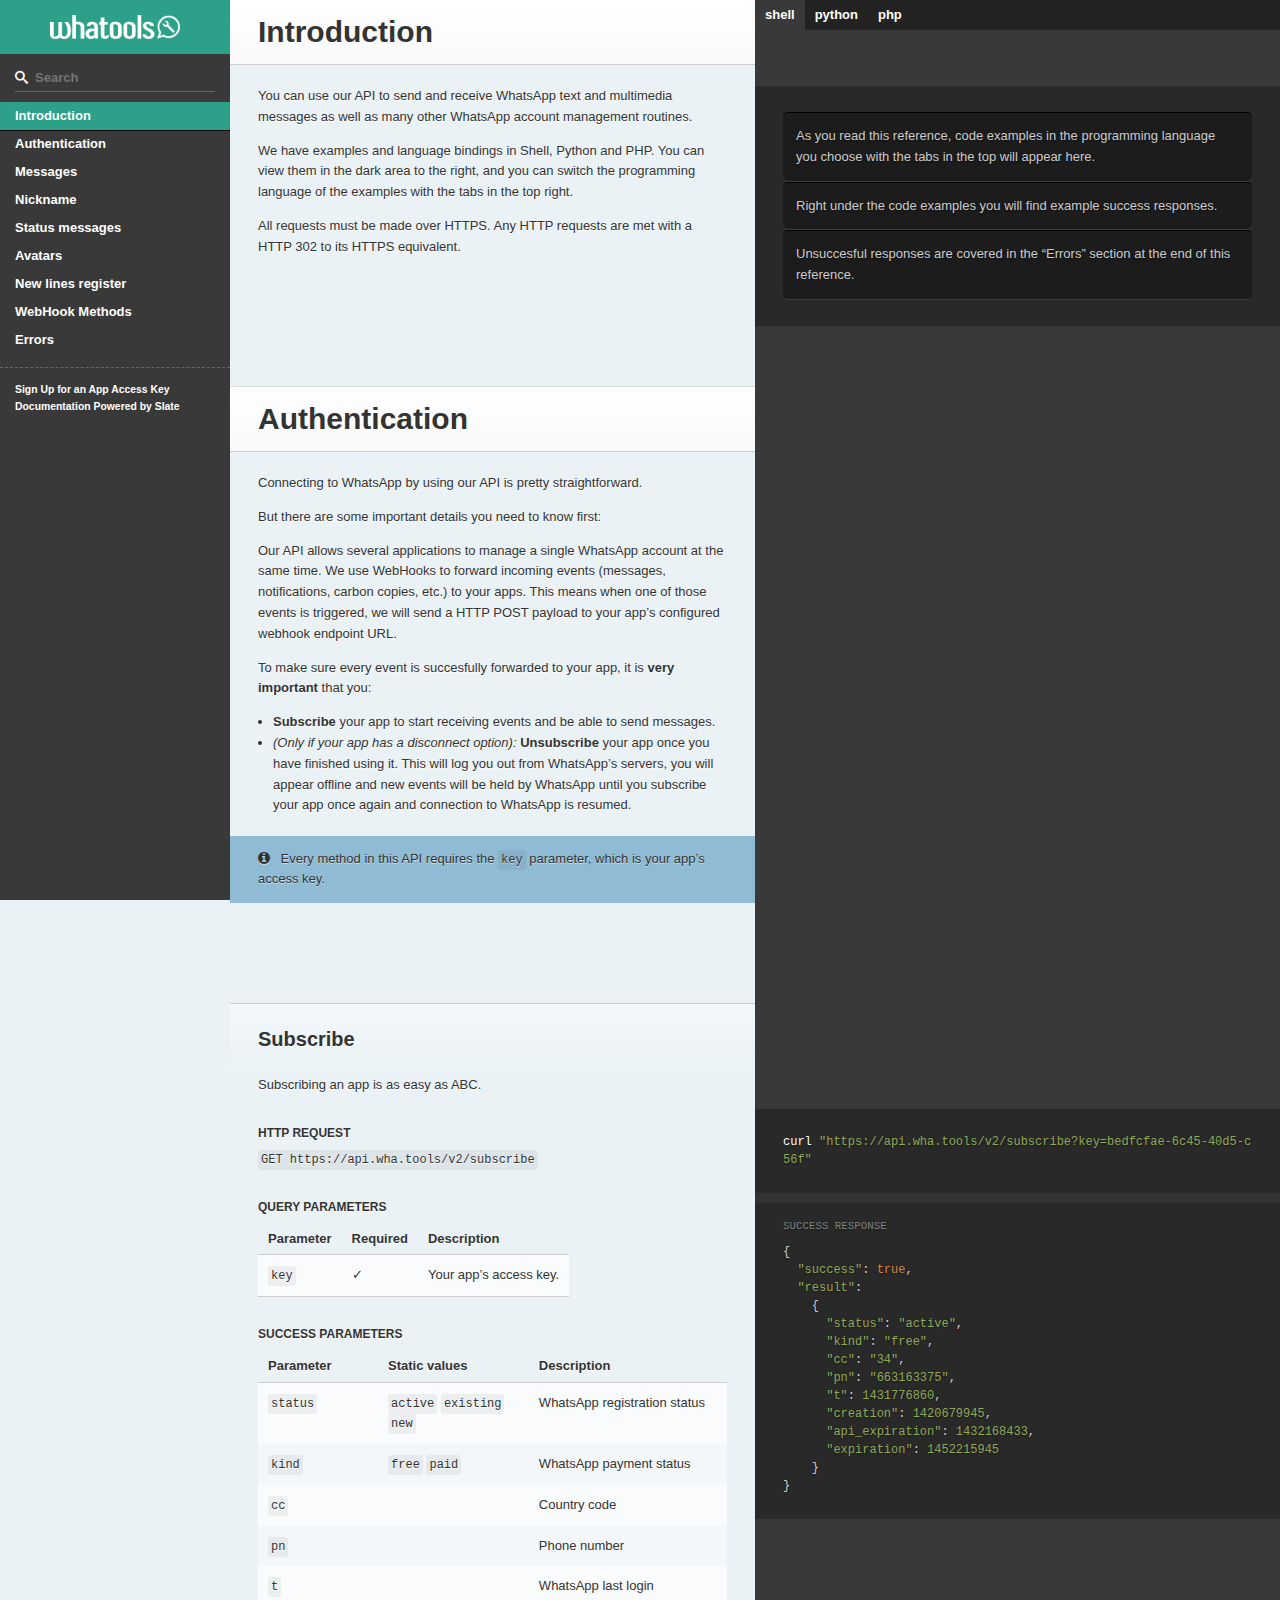
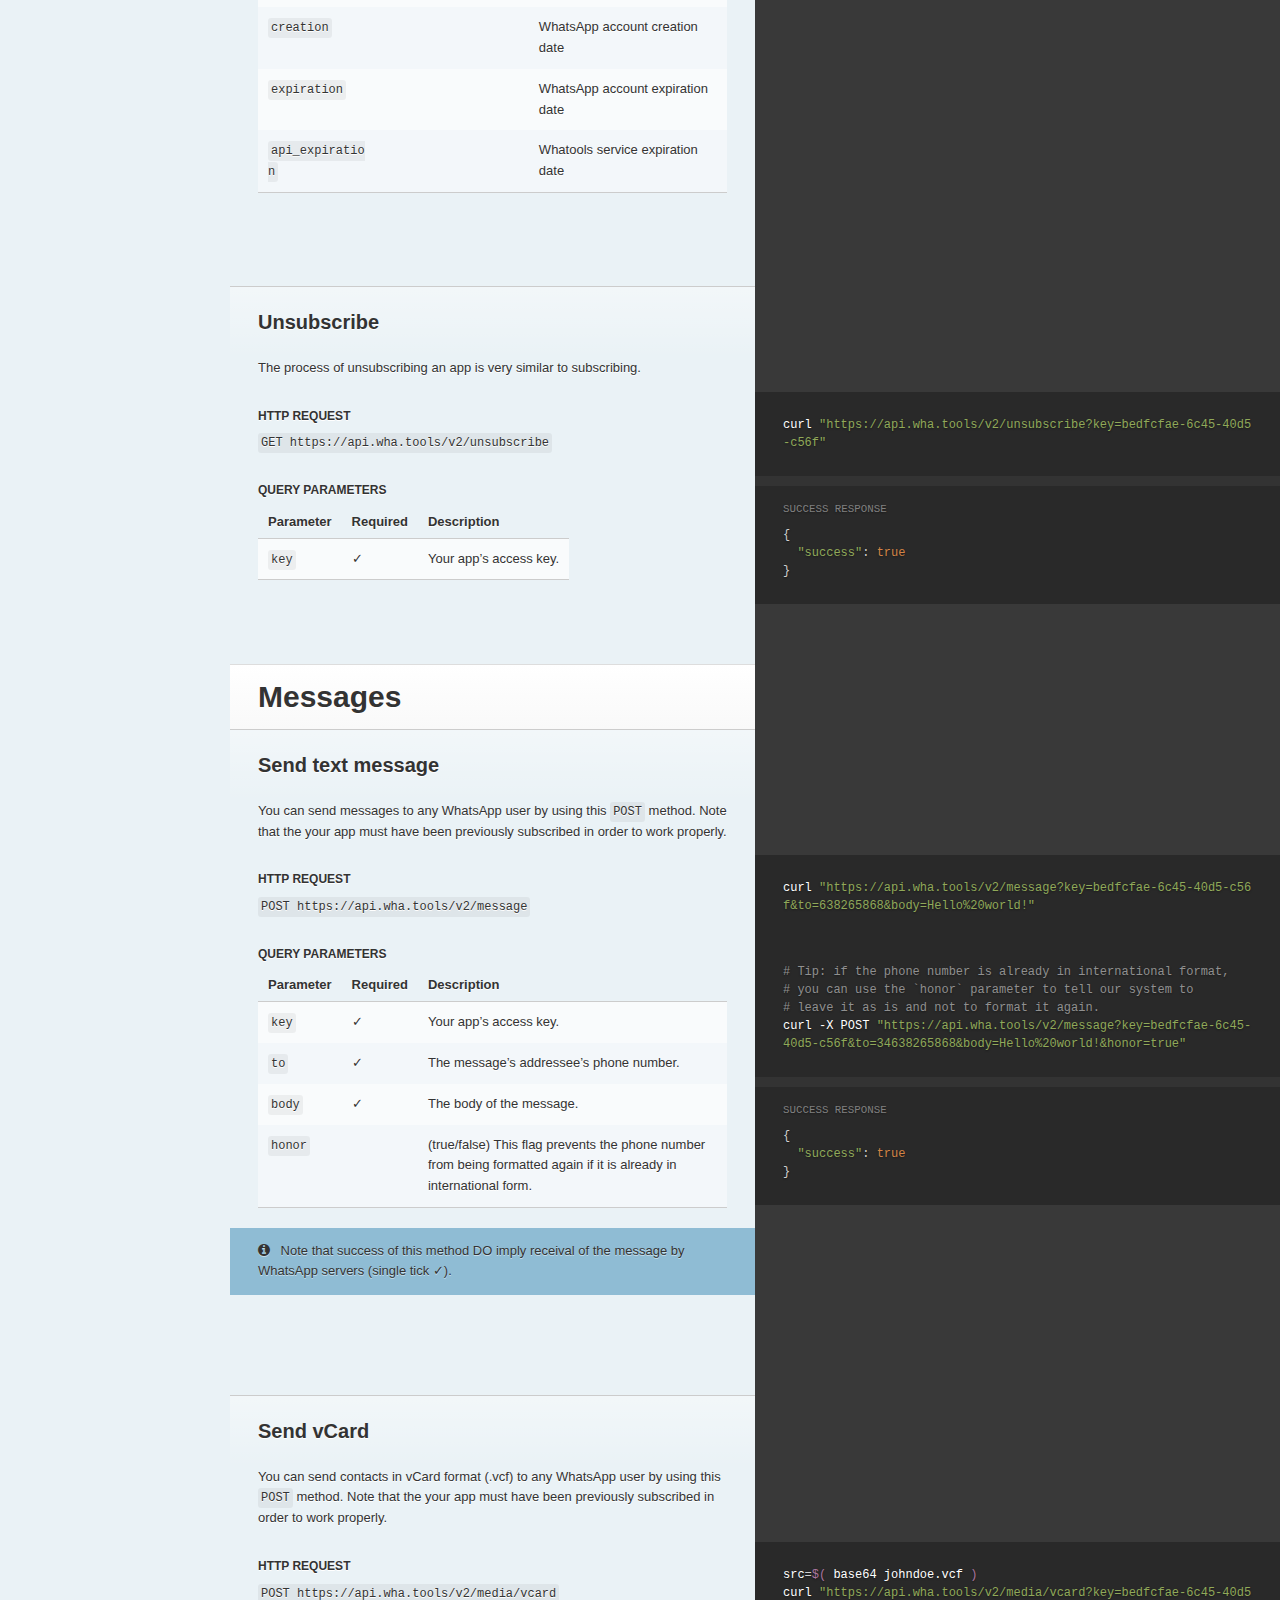
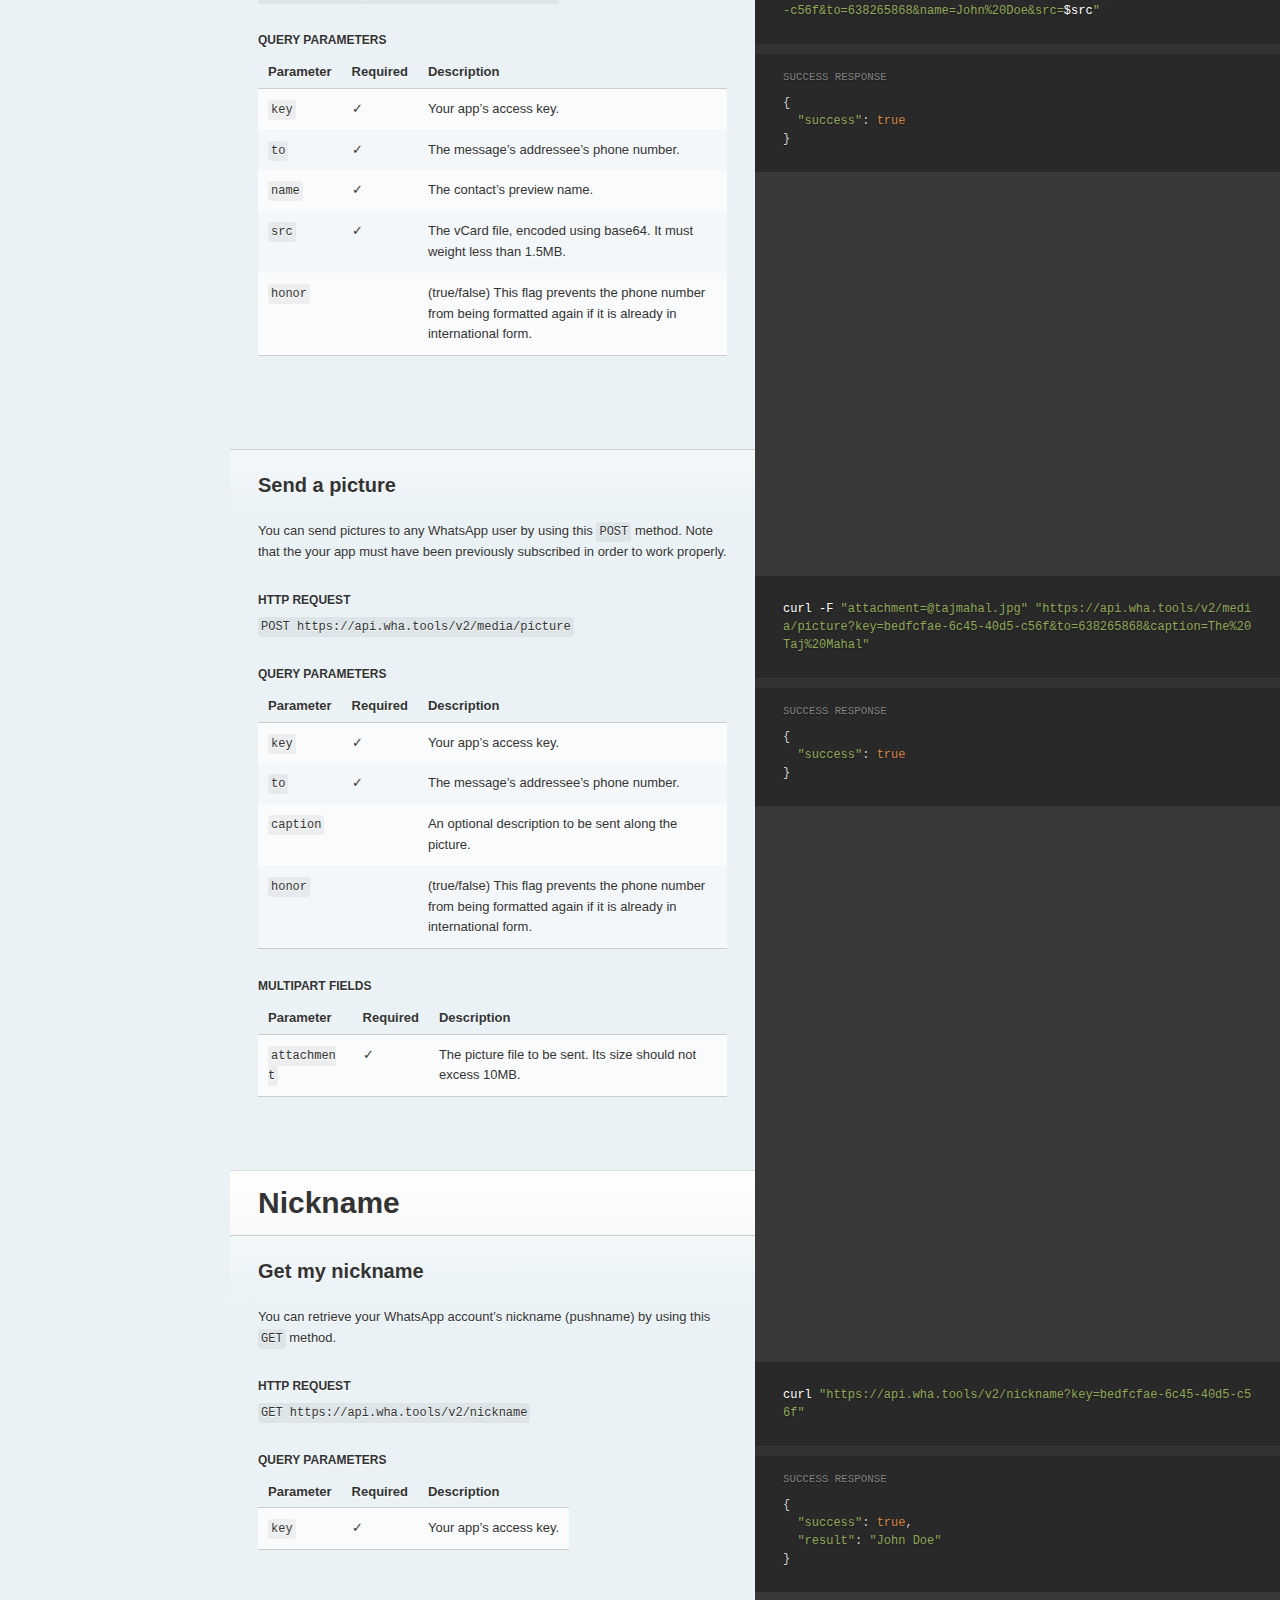
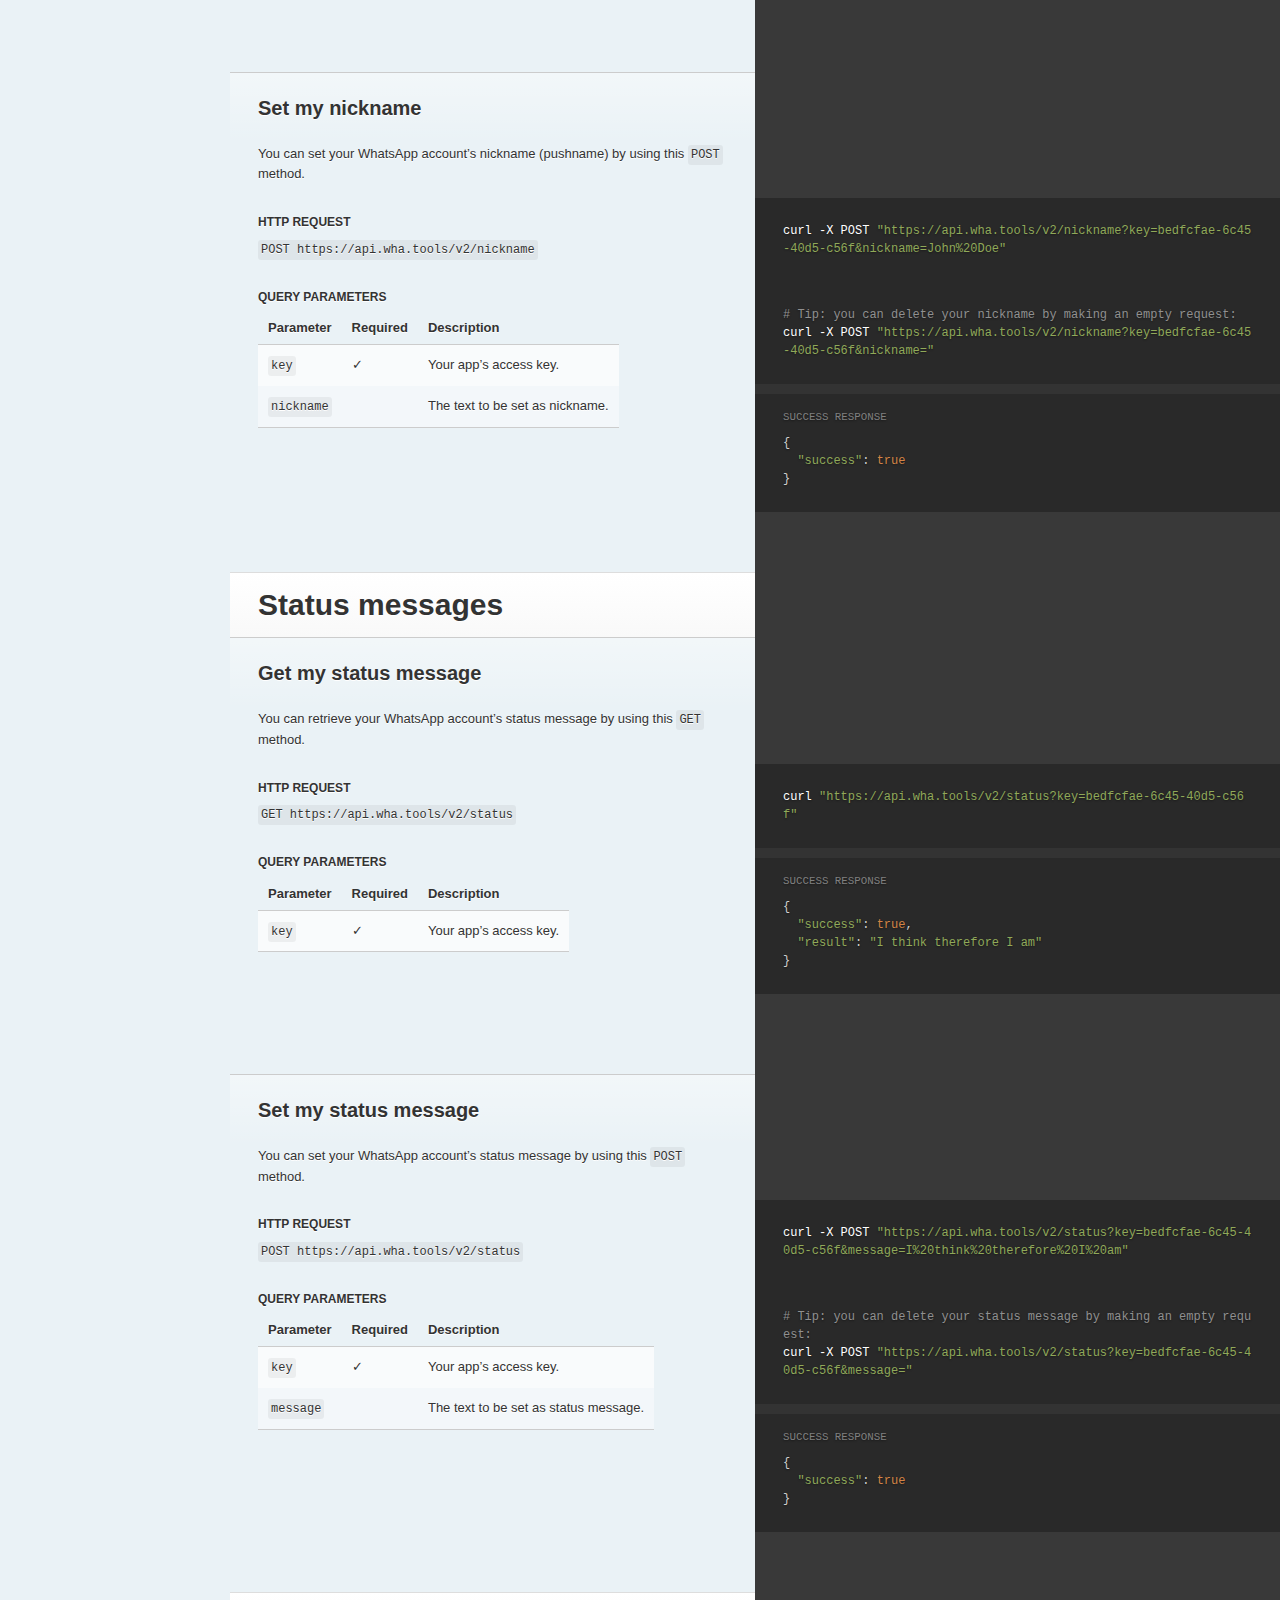
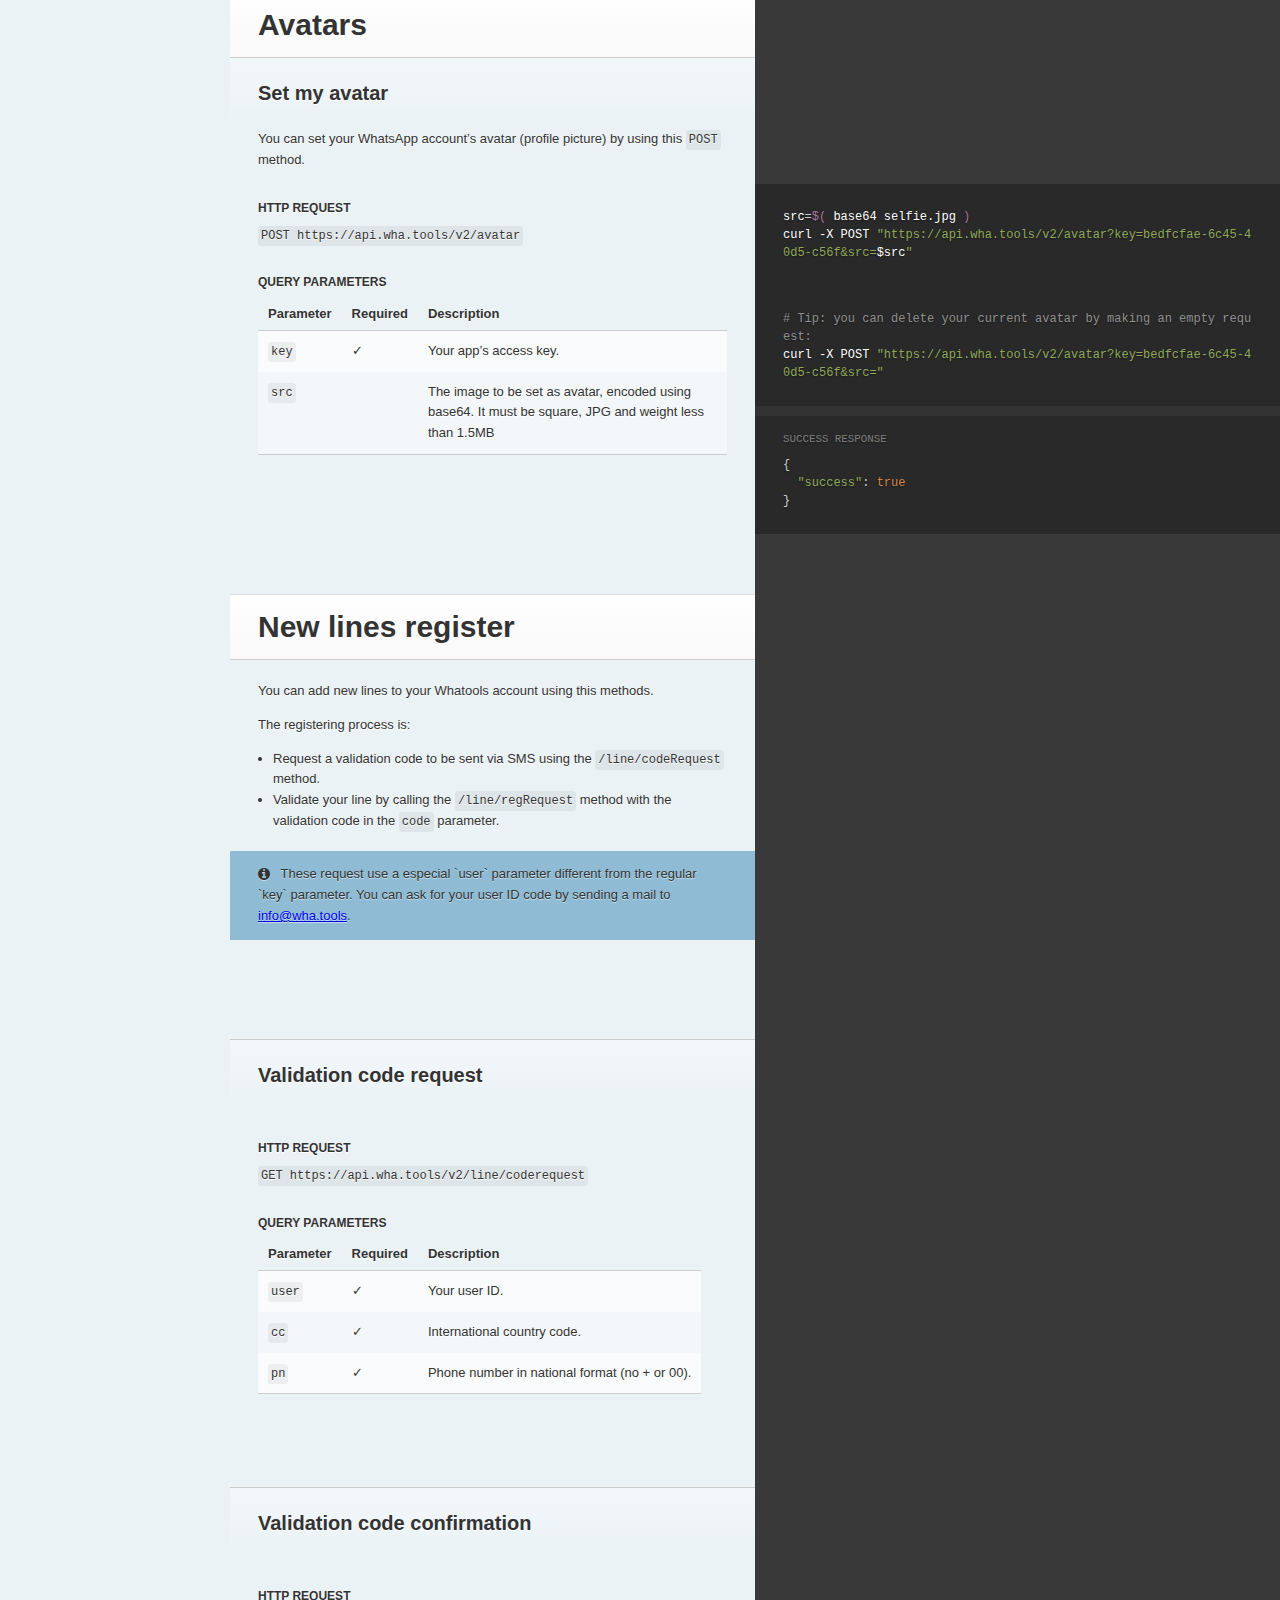
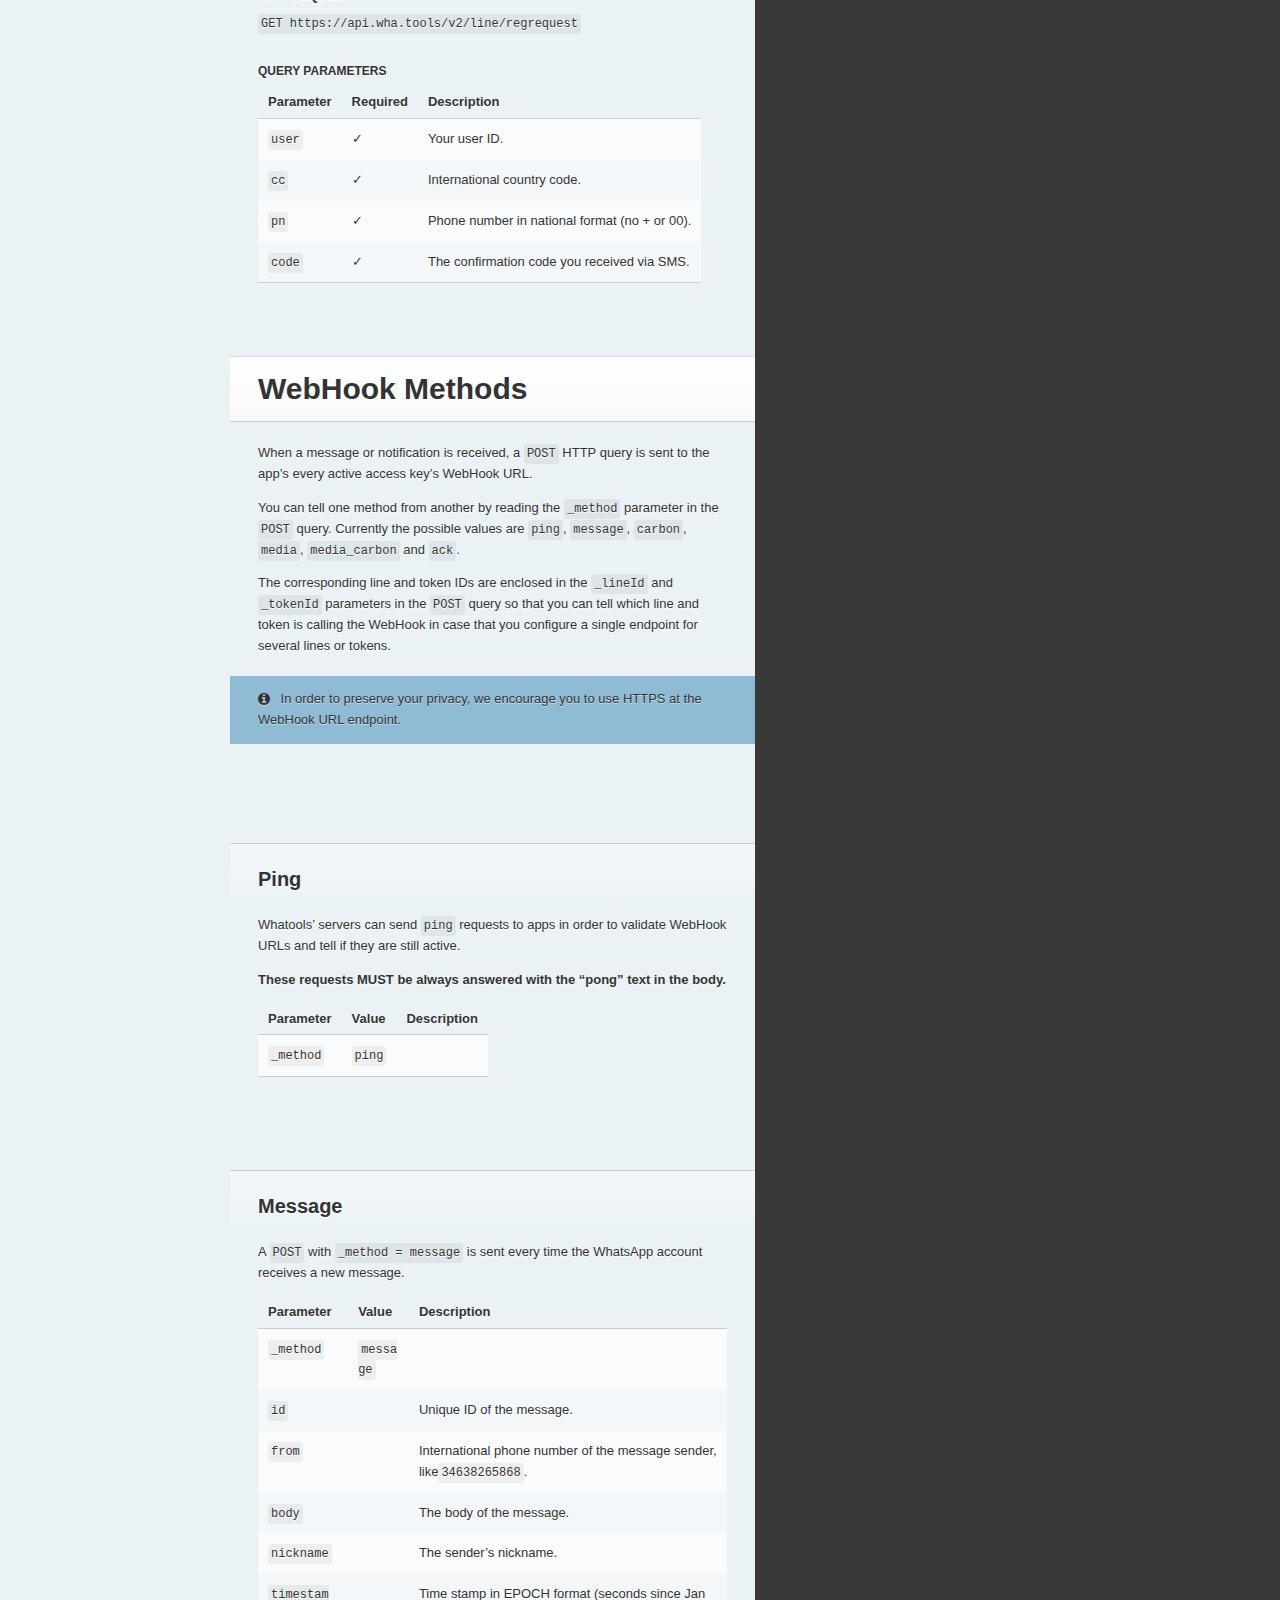
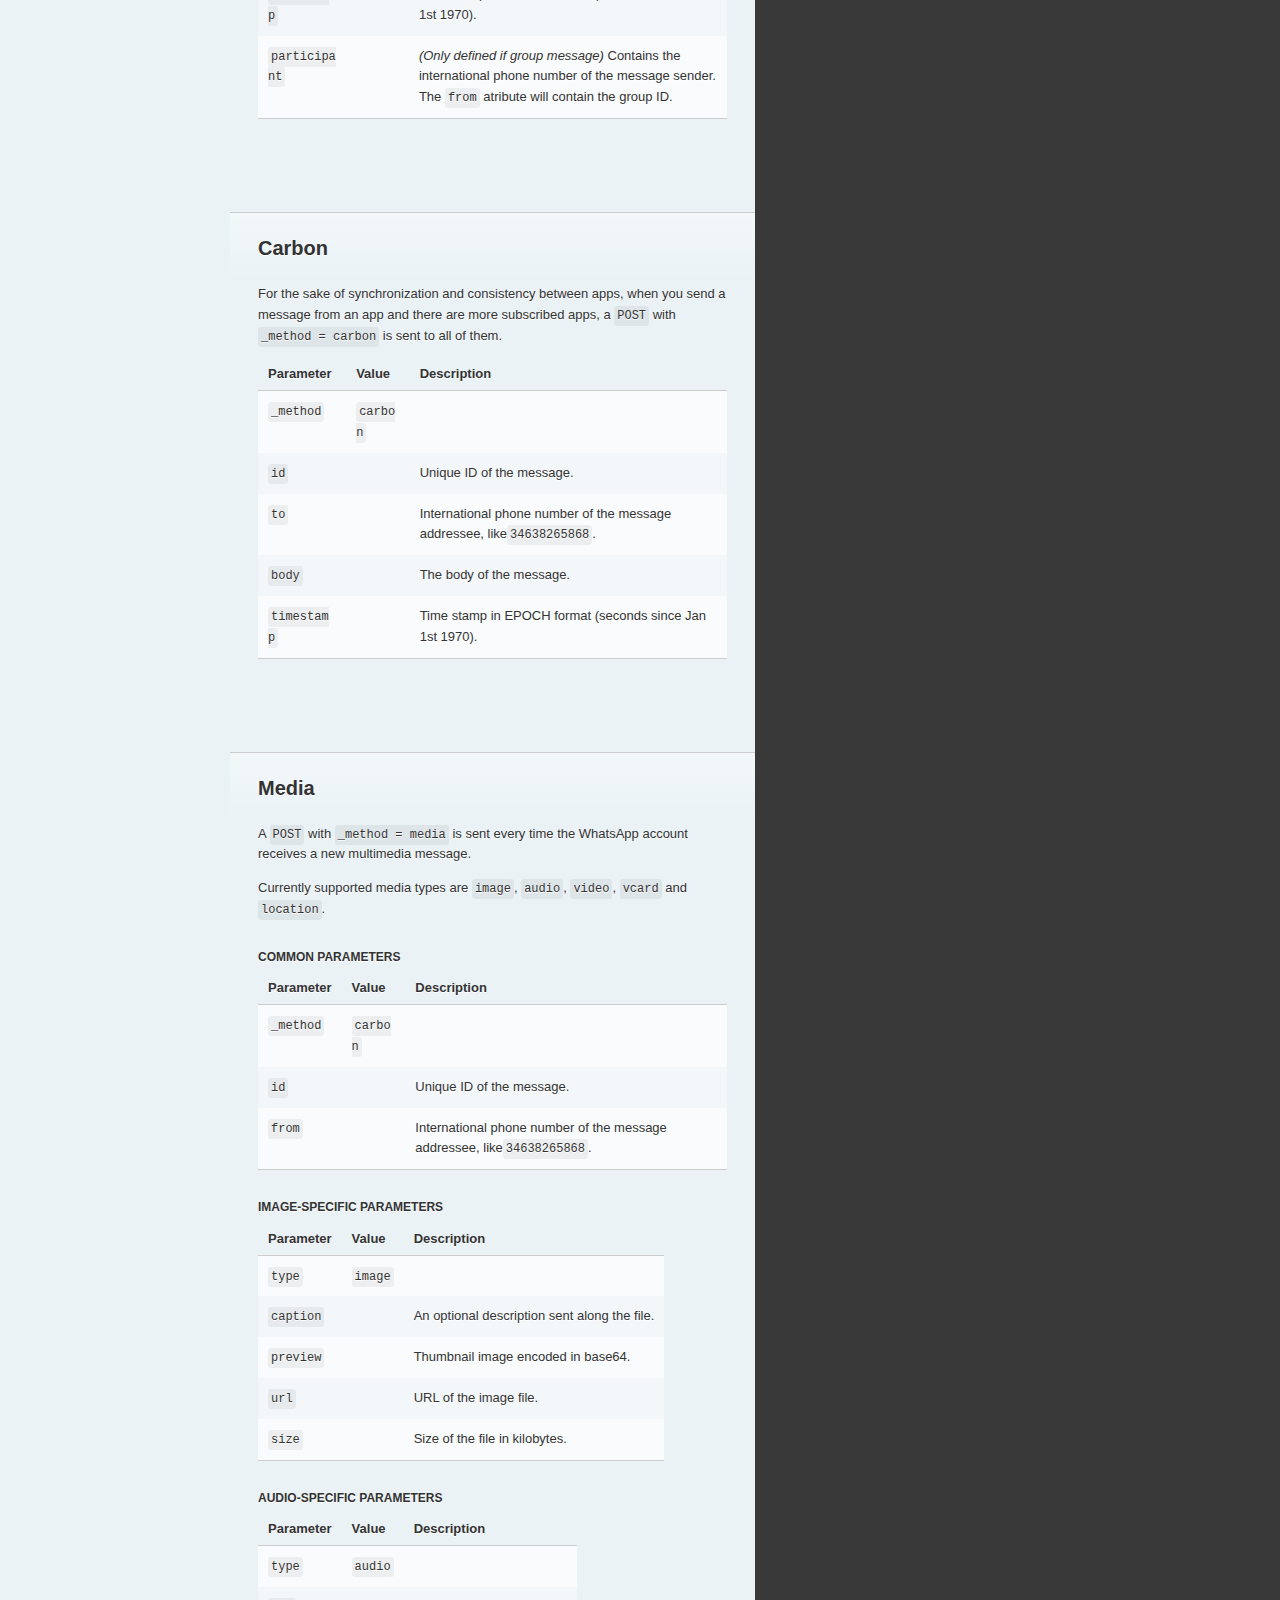
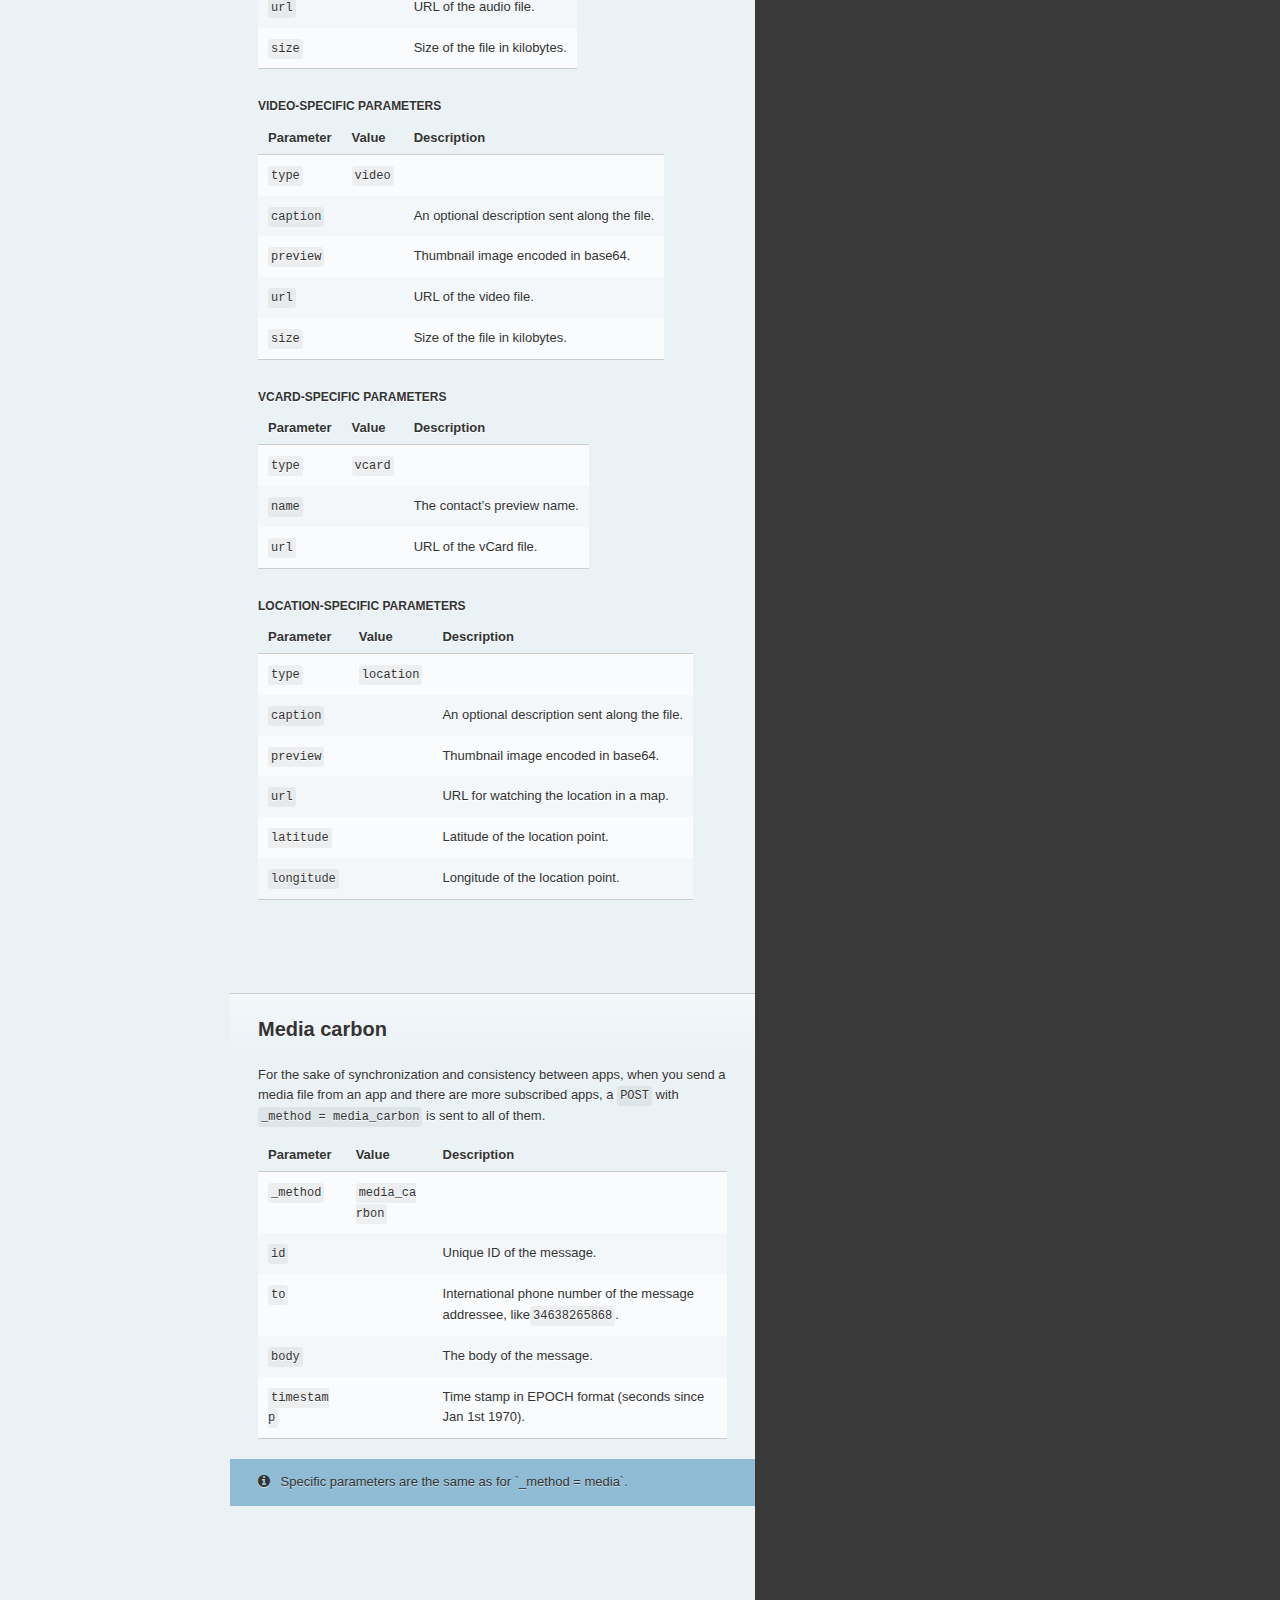
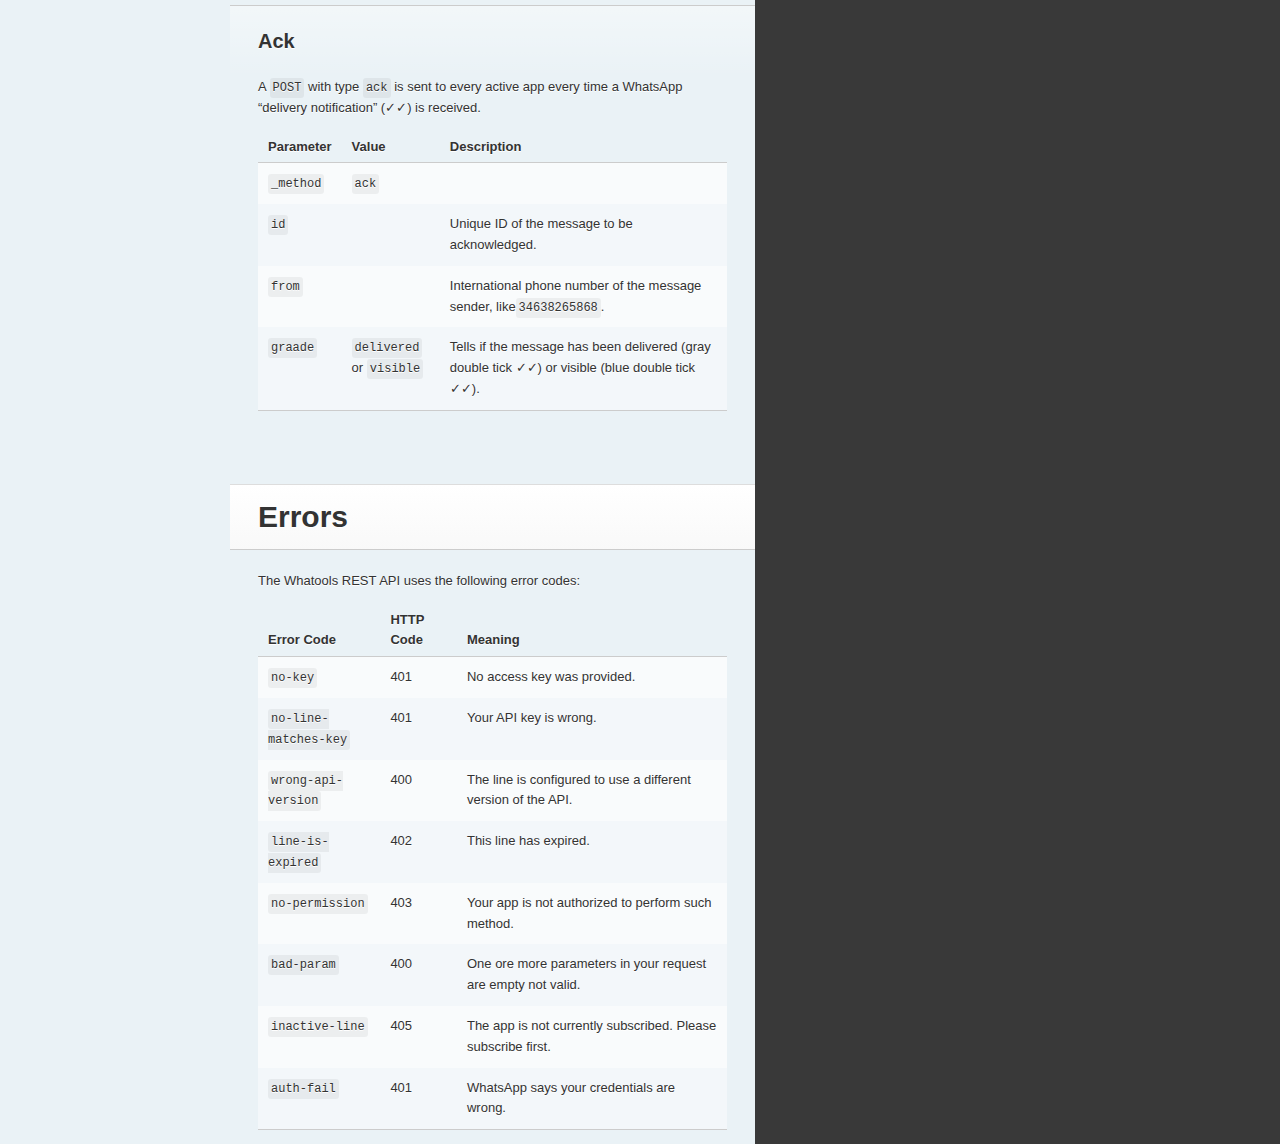
<file: static/index.html>
<!doctype html>
<html>
  <head>
    <meta charset="utf-8">
    <meta content="IE=edge,chrome=1" http-equiv="X-UA-Compatible">
    <meta name="viewport" content="width=device-width, initial-scale=1, maximum-scale=1">
    <title>Whatools v2 REST API Reference</title>

    <link href="stylesheets/screen.css" rel="stylesheet" type="text/css" media="screen" />
    <link href="stylesheets/print.css" rel="stylesheet" type="text/css" media="print" />
    <script src="https://ajax.googleapis.com/ajax/libs/jquery/2.1.3/jquery.min.js"></script>
      <script src="javascripts/all.js" type="text/javascript"></script>

      <script>
        $(function() {
          setupLanguages(["shell","python","php"]);
        });
      </script>
  </head>

  <body class="index">
    <a href="#" id="nav-button">
      <span>
        NAV
        <img src="images/navbar.png" />
      </span>
    </a>
    <div class="tocify-wrapper">
      <img src="images/logo.png" />
        <div class="lang-selector">
              <a href="#" data-language-name="shell">shell</a>
              <a href="#" data-language-name="python">python</a>
              <a href="#" data-language-name="php">php</a>
        </div>
        <div class="search">
          <input type="text" class="search" id="input-search" placeholder="Search">
        </div>
        <ul class="search-results"></ul>
      <div id="toc">
      </div>
        <ul class="toc-footer">
            <li><a href='https://wha.tools'>Sign Up for an App Access Key</a></li>
            <li><a href='http://github.com/tripit/slate'>Documentation Powered by Slate</a></li>
        </ul>
    </div>
    <div class="page-wrapper">
      <div class="dark-box"></div>
      <div class="content">
        <h1 id="introduction">Introduction</h1>

<blockquote>
<p>As you read this reference, code examples in the programming language you choose with the tabs in the top will appear here.</p>

<p>Right under the code examples you will find example success responses.</p>

<p>Unsuccesful responses are covered in the &ldquo;Errors&rdquo; section at the end of this reference.</p>
</blockquote>

<p>You can use our API to send and receive WhatsApp text and multimedia messages as well as many other WhatsApp account management routines.</p>

<p>We have examples and language bindings in Shell, Python and PHP. You can view them in the dark area to the right, and you can switch the programming language of the examples with the tabs in the top right.</p>

<p>All requests must be made over HTTPS. Any HTTP requests are met with a HTTP 302 to its HTTPS equivalent.</p>

<h1 id="authentication">Authentication</h1>

<p>Connecting to WhatsApp by using our API is pretty straightforward.</p>

<p>But there are some important details you need to know first:</p>

<p>Our API allows several applications to manage a single WhatsApp account at the same time. We use WebHooks to forward incoming events (messages, notifications, carbon copies, etc.) to your apps. This means when one of those events is triggered, we will send a HTTP POST payload to your app&rsquo;s configured webhook endpoint URL.</p>

<p>To make sure every event is succesfully forwarded to your app, it is <strong>very important</strong> that you:</p>

<ul>
<li><strong>Subscribe</strong> your app to start receiving events and be able to send messages.</li>
<li><em>(Only if your app has a disconnect option):</em> <strong>Unsubscribe</strong> your app once you have finished using it. This will log you out from WhatsApp&rsquo;s servers, you will appear offline and new events will be held by WhatsApp until you subscribe your app once again and connection to WhatsApp is resumed.</li>
</ul>

<aside class="notice">
Every method in this API requires the <code>key</code> parameter, which is your app&rsquo;s access key.
</aside>

<h2 id="subscribe">Subscribe</h2>

<p>Subscribing an app is as easy as ABC.</p>
<pre class="highlight shell"><code>curl <span class="s2">"https://api.wha.tools/v2/subscribe?key=bedfcfae-6c45-40d5-c56f"</span>
</code></pre>
<pre class="highlight python"><code><span class="kn">import</span> <span class="nn">whatools</span>

<span class="n">api</span> <span class="o">=</span> <span class="n">whatools</span><span class="o">.</span><span class="n">subscribe</span><span class="p">(</span><span class="s">'2'</span><span class="p">,</span> <span class="s">'bedfcfae-6c45-40d5-c56f'</span><span class="p">)</span>
</code></pre>
<pre class="highlight php"><code><span class="cp">&lt;?php</span>
<span class="k">require</span> <span class="s1">'whatools.inc.php'</span><span class="p">;</span>

<span class="nv">$api</span> <span class="o">=</span> <span class="k">new</span> <span class="nx">Whatools</span><span class="p">(</span><span class="s1">'2'</span><span class="p">);</span>
<span class="nv">$api</span><span class="o">-&gt;</span><span class="na">subscribe</span><span class="p">(</span><span class="s1">'bedfcfae-6c45-40d5-c56f'</span><span class="p">);</span>
<span class="cp">?&gt;</span>
</code></pre>
<pre class="highlight json"><code><span class="p">{</span><span class="w">
  </span><span class="s2">"success"</span><span class="p">:</span><span class="w"> </span><span class="kc">true</span><span class="p">,</span><span class="w">
  </span><span class="s2">"result"</span><span class="p">:</span><span class="w"> 
    </span><span class="p">{</span><span class="w">
      </span><span class="s2">"status"</span><span class="p">:</span><span class="w"> </span><span class="s2">"active"</span><span class="p">,</span><span class="w"> 
      </span><span class="s2">"kind"</span><span class="p">:</span><span class="w"> </span><span class="s2">"free"</span><span class="p">,</span><span class="w"> 
      </span><span class="s2">"cc"</span><span class="p">:</span><span class="w"> </span><span class="s2">"34"</span><span class="p">,</span><span class="w"> 
      </span><span class="s2">"pn"</span><span class="p">:</span><span class="w"> </span><span class="s2">"663163375"</span><span class="p">,</span><span class="w"> 
      </span><span class="s2">"t"</span><span class="p">:</span><span class="w"> </span><span class="mi">1431776860</span><span class="p">,</span><span class="w"> 
      </span><span class="s2">"creation"</span><span class="p">:</span><span class="w"> </span><span class="mi">1420679945</span><span class="p">,</span><span class="w"> 
      </span><span class="s2">"api_expiration"</span><span class="p">:</span><span class="w"> </span><span class="mi">1432168433</span><span class="p">,</span><span class="w"> 
      </span><span class="s2">"expiration"</span><span class="p">:</span><span class="w"> </span><span class="mi">1452215945</span><span class="w">
    </span><span class="p">}</span><span class="w"> 
</span><span class="p">}</span><span class="w">
</span></code></pre>

<h3 id="http-request">HTTP Request</h3>

<p><code class="prettyprint">GET https://api.wha.tools/v2/subscribe</code></p>

<h3 id="query-parameters">Query Parameters</h3>

<table><thead>
<tr>
<th>Parameter</th>
<th>Required</th>
<th>Description</th>
</tr>
</thead><tbody>
<tr>
<td><code class="prettyprint">key</code></td>
<td>✓</td>
<td>Your app&rsquo;s access key.</td>
</tr>
</tbody></table>

<h3 id="success-parameters">Success Parameters</h3>

<table><thead>
<tr>
<th>Parameter</th>
<th>Static values</th>
<th>Description</th>
</tr>
</thead><tbody>
<tr>
<td><code class="prettyprint">status</code></td>
<td><code class="prettyprint">active</code> <code class="prettyprint">existing</code> <code class="prettyprint">new</code></td>
<td>WhatsApp registration status</td>
</tr>
<tr>
<td><code class="prettyprint">kind</code></td>
<td><code class="prettyprint">free</code> <code class="prettyprint">paid</code></td>
<td>WhatsApp payment status</td>
</tr>
<tr>
<td><code class="prettyprint">cc</code></td>
<td></td>
<td>Country code</td>
</tr>
<tr>
<td><code class="prettyprint">pn</code></td>
<td></td>
<td>Phone number</td>
</tr>
<tr>
<td><code class="prettyprint">t</code></td>
<td></td>
<td>WhatsApp last login</td>
</tr>
<tr>
<td><code class="prettyprint">creation</code></td>
<td></td>
<td>WhatsApp account creation date</td>
</tr>
<tr>
<td><code class="prettyprint">expiration</code></td>
<td></td>
<td>WhatsApp account expiration date</td>
</tr>
<tr>
<td><code class="prettyprint">api_expiration</code></td>
<td></td>
<td>Whatools service expiration date</td>
</tr>
</tbody></table>

<h2 id="unsubscribe">Unsubscribe</h2>

<p>The process of unsubscribing an app is very similar to subscribing.</p>
<pre class="highlight shell"><code>curl <span class="s2">"https://api.wha.tools/v2/unsubscribe?key=bedfcfae-6c45-40d5-c56f"</span>
</code></pre>
<pre class="highlight python"><code><span class="n">api</span><span class="o">.</span><span class="n">unsubscribe</span><span class="p">()</span>
</code></pre>
<pre class="highlight php"><code><span class="cp">&lt;?php</span>
<span class="nv">$api</span><span class="o">-&gt;</span><span class="na">unsubscribe</span><span class="p">();</span>
<span class="cp">?&gt;</span>
</code></pre>
<pre class="highlight json"><code><span class="p">{</span><span class="w">
  </span><span class="s2">"success"</span><span class="p">:</span><span class="w"> </span><span class="kc">true</span><span class="w">
</span><span class="p">}</span><span class="w">
</span></code></pre>

<h3 id="http-request">HTTP Request</h3>

<p><code class="prettyprint">GET https://api.wha.tools/v2/unsubscribe</code></p>

<h3 id="query-parameters">Query Parameters</h3>

<table><thead>
<tr>
<th>Parameter</th>
<th>Required</th>
<th>Description</th>
</tr>
</thead><tbody>
<tr>
<td><code class="prettyprint">key</code></td>
<td>✓</td>
<td>Your app&rsquo;s access key.</td>
</tr>
</tbody></table>

<h1 id="messages">Messages</h1>

<h2 id="send-text-message">Send text message</h2>

<p>You can send messages to any WhatsApp user by using this <code class="prettyprint">POST</code> method. Note that the your app must have been previously subscribed in order to work properly.</p>
<pre class="highlight shell"><code>curl <span class="s2">"https://api.wha.tools/v2/message?key=bedfcfae-6c45-40d5-c56f&amp;to=638265868&amp;body=Hello%20world!"</span>
</code></pre>
<pre class="highlight python"><code><span class="n">api</span><span class="o">.</span><span class="n">message</span><span class="p">(</span><span class="s">'638265868'</span><span class="p">,</span> <span class="s">'Hello world!'</span><span class="p">)</span>
</code></pre>
<pre class="highlight php"><code><span class="cp">&lt;?php</span>
<span class="nv">$api</span><span class="o">-&gt;</span><span class="na">message</span><span class="p">(</span><span class="s1">'638265868'</span><span class="p">,</span> <span class="s1">'Hello world!'</span><span class="p">);</span>
<span class="cp">?&gt;</span>
</code></pre>
<pre class="highlight shell"><code><span class="c"># Tip: if the phone number is already in international format, </span>
<span class="c"># you can use the `honor` parameter to tell our system to </span>
<span class="c"># leave it as is and not to format it again.</span>
curl -X POST <span class="s2">"https://api.wha.tools/v2/message?key=bedfcfae-6c45-40d5-c56f&amp;to=34638265868&amp;body=Hello%20world!&amp;honor=true"</span>
</code></pre>
<pre class="highlight python"><code><span class="c"># Tip: if the phone number is already in international format, </span>
<span class="c"># you can use the `honor` parameter to tell our system to </span>
<span class="c"># leave it as is and not to format it again.</span>
<span class="n">api</span><span class="o">.</span><span class="n">message</span><span class="p">(</span><span class="s">'34638265868'</span><span class="p">,</span> <span class="s">'Hello world!'</span><span class="p">,</span> <span class="bp">True</span><span class="p">)</span>
</code></pre>
<pre class="highlight php"><code>/* Tip: if the phone number is already in international format, 
 you can use the `honor` parameter to tell our system to 
 leave it as is and not to format it again. */
<span class="cp">&lt;?php</span>
<span class="nv">$api</span><span class="o">-&gt;</span><span class="na">message</span><span class="p">(</span><span class="s1">'34638265868'</span><span class="p">,</span> <span class="s1">'Hello world!'</span><span class="p">,</span> <span class="nx">True</span><span class="p">);</span>
<span class="cp">?&gt;</span>
</code></pre>
<pre class="highlight json"><code><span class="p">{</span><span class="w">
  </span><span class="s2">"success"</span><span class="p">:</span><span class="w"> </span><span class="kc">true</span><span class="w">
</span><span class="p">}</span><span class="w">
</span></code></pre>

<h3 id="http-request">HTTP Request</h3>

<p><code class="prettyprint">POST https://api.wha.tools/v2/message</code></p>

<h3 id="query-parameters">Query Parameters</h3>

<table><thead>
<tr>
<th>Parameter</th>
<th>Required</th>
<th>Description</th>
</tr>
</thead><tbody>
<tr>
<td><code class="prettyprint">key</code></td>
<td>✓</td>
<td>Your app&rsquo;s access key.</td>
</tr>
<tr>
<td><code class="prettyprint">to</code></td>
<td>✓</td>
<td>The message&rsquo;s addressee&rsquo;s phone number.</td>
</tr>
<tr>
<td><code class="prettyprint">body</code></td>
<td>✓</td>
<td>The body of the message.</td>
</tr>
<tr>
<td><code class="prettyprint">honor</code></td>
<td></td>
<td>(true/false) This flag prevents the phone number from being formatted again if it is already in international form.</td>
</tr>
</tbody></table>

<aside class="notice">
Note that success of this method DO imply receival of the message by WhatsApp servers (single tick ✓).
</aside>

<h2 id="send-vcard">Send vCard</h2>

<p>You can send contacts in vCard format (.vcf) to any WhatsApp user by using this <code class="prettyprint">POST</code> method. Note that the your app must have been previously subscribed in order to work properly.</p>
<pre class="highlight shell"><code><span class="nv">src</span><span class="o">=</span><span class="k">$(</span> base64 johndoe.vcf <span class="k">)</span>
curl <span class="s2">"https://api.wha.tools/v2/media/vcard?key=bedfcfae-6c45-40d5-c56f&amp;to=638265868&amp;name=John%20Doe&amp;src=</span><span class="nv">$src</span><span class="s2">"</span>
</code></pre>
<pre class="highlight python"><code><span class="n">api</span><span class="o">.</span><span class="n">vcard</span><span class="o">.</span><span class="n">send</span><span class="p">(</span><span class="s">'638265868'</span><span class="p">,</span> <span class="s">'johndoe.vcf'</span><span class="p">,</span> <span class="n">src</span><span class="p">)</span>
</code></pre>
<pre class="highlight php"><code><span class="cp">&lt;?php</span>
<span class="nv">$api</span><span class="o">-&gt;</span><span class="na">vcard</span><span class="o">-&gt;</span><span class="na">send</span><span class="p">(</span><span class="s1">'638265868'</span><span class="p">,</span> <span class="s1">'johndoe.vcf'</span><span class="p">,</span> <span class="s1">'John Doe'</span><span class="p">);</span>
<span class="cp">?&gt;</span>
</code></pre>
<pre class="highlight json"><code><span class="p">{</span><span class="w">
  </span><span class="s2">"success"</span><span class="p">:</span><span class="w"> </span><span class="kc">true</span><span class="w">
</span><span class="p">}</span><span class="w">
</span></code></pre>

<h3 id="http-request">HTTP Request</h3>

<p><code class="prettyprint">POST https://api.wha.tools/v2/media/vcard</code></p>

<h3 id="query-parameters">Query Parameters</h3>

<table><thead>
<tr>
<th>Parameter</th>
<th>Required</th>
<th>Description</th>
</tr>
</thead><tbody>
<tr>
<td><code class="prettyprint">key</code></td>
<td>✓</td>
<td>Your app&rsquo;s access key.</td>
</tr>
<tr>
<td><code class="prettyprint">to</code></td>
<td>✓</td>
<td>The message&rsquo;s addressee&rsquo;s phone number.</td>
</tr>
<tr>
<td><code class="prettyprint">name</code></td>
<td>✓</td>
<td>The contact&rsquo;s preview name.</td>
</tr>
<tr>
<td><code class="prettyprint">src</code></td>
<td>✓</td>
<td>The vCard file, encoded using base64. It must weight less than 1.5MB.</td>
</tr>
<tr>
<td><code class="prettyprint">honor</code></td>
<td></td>
<td>(true/false) This flag prevents the phone number from being formatted again if it is already in international form.</td>
</tr>
</tbody></table>

<h2 id="send-a-picture">Send a picture</h2>

<p>You can send pictures to any WhatsApp user by using this <code class="prettyprint">POST</code> method. Note that the your app must have been previously subscribed in order to work properly.</p>
<pre class="highlight shell"><code>curl -F <span class="s2">"attachment=@tajmahal.jpg"</span> <span class="s2">"https://api.wha.tools/v2/media/picture?key=bedfcfae-6c45-40d5-c56f&amp;to=638265868&amp;caption=The%20Taj%20Mahal"</span>
</code></pre>
<pre class="highlight python"><code><span class="n">api</span><span class="o">.</span><span class="n">picture</span><span class="o">.</span><span class="n">send</span><span class="p">(</span><span class="s">'638265868'</span><span class="p">,</span> <span class="s">'tajmahal.jpg'</span><span class="p">,</span> <span class="s">'The Taj Mahal'</span><span class="p">)</span>
</code></pre>
<pre class="highlight php"><code><span class="cp">&lt;?php</span>
<span class="nv">$api</span><span class="o">-&gt;</span><span class="na">picture</span><span class="o">-&gt;</span><span class="na">send</span><span class="p">(</span><span class="s1">'638265868'</span><span class="p">,</span> <span class="s1">'tajmahal.jpg'</span><span class="p">,</span> <span class="s1">'The Taj Mahal'</span><span class="p">);</span>
<span class="cp">?&gt;</span>
</code></pre>
<pre class="highlight json"><code><span class="p">{</span><span class="w">
  </span><span class="s2">"success"</span><span class="p">:</span><span class="w"> </span><span class="kc">true</span><span class="w">
</span><span class="p">}</span><span class="w">
</span></code></pre>

<h3 id="http-request">HTTP Request</h3>

<p><code class="prettyprint">POST https://api.wha.tools/v2/media/picture</code></p>

<h3 id="query-parameters">Query Parameters</h3>

<table><thead>
<tr>
<th>Parameter</th>
<th>Required</th>
<th>Description</th>
</tr>
</thead><tbody>
<tr>
<td><code class="prettyprint">key</code></td>
<td>✓</td>
<td>Your app&rsquo;s access key.</td>
</tr>
<tr>
<td><code class="prettyprint">to</code></td>
<td>✓</td>
<td>The message&rsquo;s addressee&rsquo;s phone number.</td>
</tr>
<tr>
<td><code class="prettyprint">caption</code></td>
<td></td>
<td>An optional description to be sent along the picture.</td>
</tr>
<tr>
<td><code class="prettyprint">honor</code></td>
<td></td>
<td>(true/false) This flag prevents the phone number from being formatted again if it is already in international form.</td>
</tr>
</tbody></table>

<h3 id="multipart-fields">Multipart Fields</h3>

<table><thead>
<tr>
<th>Parameter</th>
<th>Required</th>
<th>Description</th>
</tr>
</thead><tbody>
<tr>
<td><code class="prettyprint">attachment</code></td>
<td>✓</td>
<td>The picture file to be sent. Its size should not excess 10MB.</td>
</tr>
</tbody></table>

<h1 id="nickname">Nickname</h1>

<h2 id="get-my-nickname">Get my nickname</h2>

<p>You can retrieve your WhatsApp account&rsquo;s nickname (pushname) by using this <code class="prettyprint">GET</code> method.</p>
<pre class="highlight shell"><code>curl <span class="s2">"https://api.wha.tools/v2/nickname?key=bedfcfae-6c45-40d5-c56f"</span>
</code></pre>
<pre class="highlight python"><code><span class="n">nickname</span> <span class="o">=</span> <span class="n">api</span><span class="o">.</span><span class="n">nickname</span><span class="o">.</span><span class="n">get</span><span class="p">()</span>
</code></pre>
<pre class="highlight php"><code><span class="cp">&lt;?php</span>
<span class="nv">$nickname</span> <span class="o">=</span> <span class="nv">$api</span><span class="o">-&gt;</span><span class="na">nickname</span><span class="o">-&gt;</span><span class="na">get</span><span class="p">();</span>
<span class="cp">?&gt;</span>
</code></pre>
<pre class="highlight json"><code><span class="p">{</span><span class="w">
  </span><span class="s2">"success"</span><span class="p">:</span><span class="w"> </span><span class="kc">true</span><span class="p">,</span><span class="w">
  </span><span class="s2">"result"</span><span class="p">:</span><span class="w"> </span><span class="s2">"John Doe"</span><span class="w">
</span><span class="p">}</span><span class="w">
</span></code></pre>

<h3 id="http-request">HTTP Request</h3>

<p><code class="prettyprint">GET https://api.wha.tools/v2/nickname</code></p>

<h3 id="query-parameters">Query Parameters</h3>

<table><thead>
<tr>
<th>Parameter</th>
<th>Required</th>
<th>Description</th>
</tr>
</thead><tbody>
<tr>
<td><code class="prettyprint">key</code></td>
<td>✓</td>
<td>Your app&rsquo;s access key.</td>
</tr>
</tbody></table>

<h2 id="set-my-nickname">Set my nickname</h2>

<p>You can set your WhatsApp account&rsquo;s nickname (pushname) by using this <code class="prettyprint">POST</code> method.</p>
<pre class="highlight shell"><code>curl -X POST <span class="s2">"https://api.wha.tools/v2/nickname?key=bedfcfae-6c45-40d5-c56f&amp;nickname=John%20Doe"</span>
</code></pre>
<pre class="highlight python"><code><span class="n">api</span><span class="o">.</span><span class="n">nickname</span><span class="o">.</span><span class="nb">set</span><span class="p">(</span><span class="s">'John Doe'</span><span class="p">)</span>
</code></pre>
<pre class="highlight php"><code><span class="cp">&lt;?php</span>
<span class="nv">$api</span><span class="o">-&gt;</span><span class="na">nickname</span><span class="o">-&gt;</span><span class="na">set</span><span class="p">(</span><span class="s1">'John Doe'</span><span class="p">);</span>
<span class="cp">?&gt;</span>
</code></pre>
<pre class="highlight shell"><code><span class="c"># Tip: you can delete your nickname by making an empty request:</span>
curl -X POST <span class="s2">"https://api.wha.tools/v2/nickname?key=bedfcfae-6c45-40d5-c56f&amp;nickname="</span>
</code></pre>
<pre class="highlight python"><code><span class="c"># Tip: you can delete your nickname by making an empty request:</span>
<span class="n">api</span><span class="o">.</span><span class="n">nickname</span><span class="o">.</span><span class="nb">set</span><span class="p">()</span>
</code></pre>
<pre class="highlight php"><code><span class="cp">&lt;?php</span>
<span class="c1">// Tip: you can delete your nickname by making an empty request:
</span><span class="nv">$api</span><span class="o">-&gt;</span><span class="na">nickname</span><span class="o">-&gt;</span><span class="na">set</span><span class="p">();</span>
<span class="cp">?&gt;</span>
</code></pre>
<pre class="highlight json"><code><span class="p">{</span><span class="w">
  </span><span class="s2">"success"</span><span class="p">:</span><span class="w"> </span><span class="kc">true</span><span class="w">
</span><span class="p">}</span><span class="w">
</span></code></pre>

<h3 id="http-request">HTTP Request</h3>

<p><code class="prettyprint">POST https://api.wha.tools/v2/nickname</code></p>

<h3 id="query-parameters">Query Parameters</h3>

<table><thead>
<tr>
<th>Parameter</th>
<th>Required</th>
<th>Description</th>
</tr>
</thead><tbody>
<tr>
<td><code class="prettyprint">key</code></td>
<td>✓</td>
<td>Your app&rsquo;s access key.</td>
</tr>
<tr>
<td><code class="prettyprint">nickname</code></td>
<td></td>
<td>The text to be set as nickname.</td>
</tr>
</tbody></table>

<h1 id="status-messages">Status messages</h1>

<h2 id="get-my-status-message">Get my status message</h2>

<p>You can retrieve your WhatsApp account&rsquo;s status message by using this <code class="prettyprint">GET</code> method.</p>
<pre class="highlight shell"><code>curl <span class="s2">"https://api.wha.tools/v2/status?key=bedfcfae-6c45-40d5-c56f"</span>
</code></pre>
<pre class="highlight python"><code><span class="n">status</span> <span class="o">=</span> <span class="n">api</span><span class="o">.</span><span class="n">status</span><span class="o">.</span><span class="n">get</span><span class="p">()</span>
</code></pre>
<pre class="highlight php"><code><span class="cp">&lt;?php</span>
<span class="nv">$status</span> <span class="o">=</span> <span class="nv">$api</span><span class="o">-&gt;</span><span class="na">status</span><span class="o">-&gt;</span><span class="na">get</span><span class="p">();</span>
<span class="cp">?&gt;</span>
</code></pre>
<pre class="highlight json"><code><span class="p">{</span><span class="w">
  </span><span class="s2">"success"</span><span class="p">:</span><span class="w"> </span><span class="kc">true</span><span class="p">,</span><span class="w">
  </span><span class="s2">"result"</span><span class="p">:</span><span class="w"> </span><span class="s2">"I think therefore I am"</span><span class="w">
</span><span class="p">}</span><span class="w">
</span></code></pre>

<h3 id="http-request">HTTP Request</h3>

<p><code class="prettyprint">GET https://api.wha.tools/v2/status</code></p>

<h3 id="query-parameters">Query Parameters</h3>

<table><thead>
<tr>
<th>Parameter</th>
<th>Required</th>
<th>Description</th>
</tr>
</thead><tbody>
<tr>
<td><code class="prettyprint">key</code></td>
<td>✓</td>
<td>Your app&rsquo;s access key.</td>
</tr>
</tbody></table>

<h2 id="set-my-status-message">Set my status message</h2>

<p>You can set your WhatsApp account&rsquo;s status message by using this <code class="prettyprint">POST</code> method.</p>
<pre class="highlight shell"><code>curl -X POST <span class="s2">"https://api.wha.tools/v2/status?key=bedfcfae-6c45-40d5-c56f&amp;message=I%20think%20therefore%20I%20am"</span>
</code></pre>
<pre class="highlight python"><code><span class="n">api</span><span class="o">.</span><span class="n">status</span><span class="o">.</span><span class="nb">set</span><span class="p">(</span><span class="s">'I think therefore I am'</span><span class="p">)</span>
</code></pre>
<pre class="highlight php"><code><span class="cp">&lt;?php</span>
<span class="nv">$api</span><span class="o">-&gt;</span><span class="na">status</span><span class="o">-&gt;</span><span class="na">set</span><span class="p">(</span><span class="s1">'I think therefore I am'</span><span class="p">);</span>
<span class="cp">?&gt;</span>
</code></pre>
<pre class="highlight shell"><code><span class="c"># Tip: you can delete your status message by making an empty request:</span>
curl -X POST <span class="s2">"https://api.wha.tools/v2/status?key=bedfcfae-6c45-40d5-c56f&amp;message="</span>
</code></pre>
<pre class="highlight python"><code><span class="c"># Tip: you can delete your status message by making an empty request:</span>
<span class="n">api</span><span class="o">.</span><span class="n">status</span><span class="o">.</span><span class="nb">set</span><span class="p">()</span>
</code></pre>
<pre class="highlight php"><code>// Tip: you can delete your status message by making an empty request:
<span class="cp">&lt;?php</span>
<span class="nv">$api</span><span class="o">-&gt;</span><span class="na">status</span><span class="o">-&gt;</span><span class="na">set</span><span class="p">();</span>
<span class="cp">?&gt;</span>
</code></pre>
<pre class="highlight json"><code><span class="p">{</span><span class="w">
  </span><span class="s2">"success"</span><span class="p">:</span><span class="w"> </span><span class="kc">true</span><span class="w">
</span><span class="p">}</span><span class="w">
</span></code></pre>

<h3 id="http-request">HTTP Request</h3>

<p><code class="prettyprint">POST https://api.wha.tools/v2/status</code></p>

<h3 id="query-parameters">Query Parameters</h3>

<table><thead>
<tr>
<th>Parameter</th>
<th>Required</th>
<th>Description</th>
</tr>
</thead><tbody>
<tr>
<td><code class="prettyprint">key</code></td>
<td>✓</td>
<td>Your app&rsquo;s access key.</td>
</tr>
<tr>
<td><code class="prettyprint">message</code></td>
<td></td>
<td>The text to be set as status message.</td>
</tr>
</tbody></table>

<h1 id="avatars">Avatars</h1>

<h2 id="set-my-avatar">Set my avatar</h2>

<p>You can set your WhatsApp account&rsquo;s avatar (profile picture) by using this <code class="prettyprint">POST</code> method.</p>
<pre class="highlight shell"><code><span class="nv">src</span><span class="o">=</span><span class="k">$(</span> base64 selfie.jpg <span class="k">)</span>
curl -X POST <span class="s2">"https://api.wha.tools/v2/avatar?key=bedfcfae-6c45-40d5-c56f&amp;src=</span><span class="nv">$src</span><span class="s2">"</span>
</code></pre>
<pre class="highlight python"><code><span class="n">api</span><span class="o">.</span><span class="n">avatar</span><span class="o">.</span><span class="nb">set</span><span class="p">(</span><span class="s">'selfie.jpg'</span><span class="p">)</span>
</code></pre>
<pre class="highlight php"><code><span class="cp">&lt;?php</span>
<span class="nv">$api</span><span class="o">-&gt;</span><span class="na">avatar</span><span class="o">-&gt;</span><span class="na">set</span><span class="p">(</span><span class="s1">'selfie.jpg'</span><span class="p">);</span>
<span class="cp">?&gt;</span>
</code></pre>
<pre class="highlight shell"><code><span class="c"># Tip: you can delete your current avatar by making an empty request:</span>
curl -X POST <span class="s2">"https://api.wha.tools/v2/avatar?key=bedfcfae-6c45-40d5-c56f&amp;src="</span>
</code></pre>
<pre class="highlight python"><code><span class="c"># Tip: you can delete your current avatar by making an empty request:</span>
<span class="n">api</span><span class="o">.</span><span class="n">avatar</span><span class="o">.</span><span class="nb">set</span><span class="p">()</span>
</code></pre>
<pre class="highlight php"><code>// Tip: you can delete your current avatar by making an empty request:
<span class="cp">&lt;?php</span>
<span class="nv">$api</span><span class="o">-&gt;</span><span class="na">avatar</span><span class="o">-&gt;</span><span class="na">set</span><span class="p">();</span>
<span class="cp">?&gt;</span>
</code></pre>
<pre class="highlight json"><code><span class="p">{</span><span class="w">
  </span><span class="s2">"success"</span><span class="p">:</span><span class="w"> </span><span class="kc">true</span><span class="w">
</span><span class="p">}</span><span class="w">
</span></code></pre>

<h3 id="http-request">HTTP Request</h3>

<p><code class="prettyprint">POST https://api.wha.tools/v2/avatar</code></p>

<h3 id="query-parameters">Query Parameters</h3>

<table><thead>
<tr>
<th>Parameter</th>
<th>Required</th>
<th>Description</th>
</tr>
</thead><tbody>
<tr>
<td><code class="prettyprint">key</code></td>
<td>✓</td>
<td>Your app&rsquo;s access key.</td>
</tr>
<tr>
<td><code class="prettyprint">src</code></td>
<td></td>
<td>The image to be set as avatar, encoded using base64. It must be square, JPG and weight less than 1.5MB</td>
</tr>
</tbody></table>

<h1 id="new-lines-register">New lines register</h1>

<p>You can add new lines to your Whatools account using this methods.</p>

<p>The registering process is:</p>

<ul>
<li>Request a validation code to be sent via SMS using the <code class="prettyprint">/line/codeRequest</code> method.</li>
<li>Validate your line by calling the <code class="prettyprint">/line/regRequest</code> method with the validation code in the <code class="prettyprint">code</code> parameter.</li>
</ul>

<aside class="notice">
These request use a especial `user` parameter different from the regular `key` parameter. You can ask for your user ID code by sending a mail to <a href="mailto:info@wha.tools?subject=User ID">info@wha.tools</a>.
</aside>

<h2 id="validation-code-request">Validation code request</h2>

<h3 id="http-request">HTTP Request</h3>

<p><code class="prettyprint">GET https://api.wha.tools/v2/line/coderequest</code></p>

<h3 id="query-parameters">Query Parameters</h3>

<table><thead>
<tr>
<th>Parameter</th>
<th>Required</th>
<th>Description</th>
</tr>
</thead><tbody>
<tr>
<td><code class="prettyprint">user</code></td>
<td>✓</td>
<td>Your user ID.</td>
</tr>
<tr>
<td><code class="prettyprint">cc</code></td>
<td>✓</td>
<td>International country code.</td>
</tr>
<tr>
<td><code class="prettyprint">pn</code></td>
<td>✓</td>
<td>Phone number in national format (no + or 00).</td>
</tr>
</tbody></table>

<h2 id="validation-code-confirmation">Validation code confirmation</h2>

<h3 id="http-request">HTTP Request</h3>

<p><code class="prettyprint">GET https://api.wha.tools/v2/line/regrequest</code></p>

<h3 id="query-parameters">Query Parameters</h3>

<table><thead>
<tr>
<th>Parameter</th>
<th>Required</th>
<th>Description</th>
</tr>
</thead><tbody>
<tr>
<td><code class="prettyprint">user</code></td>
<td>✓</td>
<td>Your user ID.</td>
</tr>
<tr>
<td><code class="prettyprint">cc</code></td>
<td>✓</td>
<td>International country code.</td>
</tr>
<tr>
<td><code class="prettyprint">pn</code></td>
<td>✓</td>
<td>Phone number in national format (no + or 00).</td>
</tr>
<tr>
<td><code class="prettyprint">code</code></td>
<td>✓</td>
<td>The confirmation code you received via SMS.</td>
</tr>
</tbody></table>

<h1 id="webhook-methods">WebHook Methods</h1>

<p>When a message or notification is received, a <code class="prettyprint">POST</code> HTTP query is sent to the app&rsquo;s every active access key&rsquo;s WebHook URL.</p>

<p>You can tell one method from another by reading the <code class="prettyprint">_method</code> parameter in the <code class="prettyprint">POST</code> query. Currently the possible values are <code class="prettyprint">ping</code>, <code class="prettyprint">message</code>, <code class="prettyprint">carbon</code>, <code class="prettyprint">media</code>, <code class="prettyprint">media_carbon</code> and <code class="prettyprint">ack</code>.</p>

<p>The corresponding line and token IDs are enclosed in the <code class="prettyprint">_lineId</code> and <code class="prettyprint">_tokenId</code> parameters in the <code class="prettyprint">POST</code> query so that you can tell which line and token is calling the WebHook in case that you configure a single endpoint for several lines or tokens.</p>

<aside class="notice">
In order to preserve your privacy, we encourage you to use HTTPS at the WebHook URL endpoint.
</aside>

<h2 id="ping">Ping</h2>

<p>Whatools&rsquo; servers can send <code class="prettyprint">ping</code> requests to apps in order to validate WebHook URLs and tell if they are still active.</p>

<p><strong>These requests MUST be always answered with the &ldquo;pong&rdquo; text in the body.</strong></p>

<table><thead>
<tr>
<th>Parameter</th>
<th>Value</th>
<th>Description</th>
</tr>
</thead><tbody>
<tr>
<td><code class="prettyprint">_method</code></td>
<td><code class="prettyprint">ping</code></td>
<td></td>
</tr>
</tbody></table>

<h2 id="message">Message</h2>

<p>A <code class="prettyprint">POST</code> with <code class="prettyprint">_method = message</code> is sent every time the WhatsApp account receives a new message.</p>

<table><thead>
<tr>
<th>Parameter</th>
<th>Value</th>
<th>Description</th>
</tr>
</thead><tbody>
<tr>
<td><code class="prettyprint">_method</code></td>
<td><code class="prettyprint">message</code></td>
<td></td>
</tr>
<tr>
<td><code class="prettyprint">id</code></td>
<td></td>
<td>Unique ID of the message.</td>
</tr>
<tr>
<td><code class="prettyprint">from</code></td>
<td></td>
<td>International phone number of the message sender, like<code class="prettyprint">34638265868</code>.</td>
</tr>
<tr>
<td><code class="prettyprint">body</code></td>
<td></td>
<td>The body of the message.</td>
</tr>
<tr>
<td><code class="prettyprint">nickname</code></td>
<td></td>
<td>The sender&rsquo;s nickname.</td>
</tr>
<tr>
<td><code class="prettyprint">timestamp</code></td>
<td></td>
<td>Time stamp in EPOCH format (seconds since Jan 1st 1970).</td>
</tr>
<tr>
<td><code class="prettyprint">participant</code></td>
<td></td>
<td><em>(Only defined if group message)</em> Contains the international phone number of the message sender. The <code class="prettyprint">from</code> atribute will contain the group ID.</td>
</tr>
</tbody></table>

<h2 id="carbon">Carbon</h2>

<p>For the sake of synchronization and consistency between apps, when you send a message from an app and there are more subscribed apps, a <code class="prettyprint">POST</code> with <code class="prettyprint">_method = carbon</code> is sent to all of them.</p>

<table><thead>
<tr>
<th>Parameter</th>
<th>Value</th>
<th>Description</th>
</tr>
</thead><tbody>
<tr>
<td><code class="prettyprint">_method</code></td>
<td><code class="prettyprint">carbon</code></td>
<td></td>
</tr>
<tr>
<td><code class="prettyprint">id</code></td>
<td></td>
<td>Unique ID of the message.</td>
</tr>
<tr>
<td><code class="prettyprint">to</code></td>
<td></td>
<td>International phone number of the message addressee, like<code class="prettyprint">34638265868</code>.</td>
</tr>
<tr>
<td><code class="prettyprint">body</code></td>
<td></td>
<td>The body of the message.</td>
</tr>
<tr>
<td><code class="prettyprint">timestamp</code></td>
<td></td>
<td>Time stamp in EPOCH format (seconds since Jan 1st 1970).</td>
</tr>
</tbody></table>

<h2 id="media">Media</h2>

<p>A <code class="prettyprint">POST</code> with <code class="prettyprint">_method = media</code> is sent every time the WhatsApp account receives a new multimedia message.</p>

<p>Currently supported media types are <code class="prettyprint">image</code>, <code class="prettyprint">audio</code>, <code class="prettyprint">video</code>, <code class="prettyprint">vcard</code> and <code class="prettyprint">location</code>. </p>

<h3 id="common-parameters">Common parameters</h3>

<table><thead>
<tr>
<th>Parameter</th>
<th>Value</th>
<th>Description</th>
</tr>
</thead><tbody>
<tr>
<td><code class="prettyprint">_method</code></td>
<td><code class="prettyprint">carbon</code></td>
<td></td>
</tr>
<tr>
<td><code class="prettyprint">id</code></td>
<td></td>
<td>Unique ID of the message.</td>
</tr>
<tr>
<td><code class="prettyprint">from</code></td>
<td></td>
<td>International phone number of the message addressee, like<code class="prettyprint">34638265868</code>.</td>
</tr>
</tbody></table>

<h3 id="image-specific-parameters">Image-specific parameters</h3>

<table><thead>
<tr>
<th>Parameter</th>
<th>Value</th>
<th>Description</th>
</tr>
</thead><tbody>
<tr>
<td><code class="prettyprint">type</code></td>
<td><code class="prettyprint">image</code></td>
<td></td>
</tr>
<tr>
<td><code class="prettyprint">caption</code></td>
<td></td>
<td>An optional description sent along the file.</td>
</tr>
<tr>
<td><code class="prettyprint">preview</code></td>
<td></td>
<td>Thumbnail image encoded in base64.</td>
</tr>
<tr>
<td><code class="prettyprint">url</code></td>
<td></td>
<td>URL of the image file.</td>
</tr>
<tr>
<td><code class="prettyprint">size</code></td>
<td></td>
<td>Size of the file in kilobytes.</td>
</tr>
</tbody></table>

<h3 id="audio-specific-parameters">Audio-specific parameters</h3>

<table><thead>
<tr>
<th>Parameter</th>
<th>Value</th>
<th>Description</th>
</tr>
</thead><tbody>
<tr>
<td><code class="prettyprint">type</code></td>
<td><code class="prettyprint">audio</code></td>
<td></td>
</tr>
<tr>
<td><code class="prettyprint">url</code></td>
<td></td>
<td>URL of the audio file.</td>
</tr>
<tr>
<td><code class="prettyprint">size</code></td>
<td></td>
<td>Size of the file in kilobytes.</td>
</tr>
</tbody></table>

<h3 id="video-specific-parameters">Video-specific parameters</h3>

<table><thead>
<tr>
<th>Parameter</th>
<th>Value</th>
<th>Description</th>
</tr>
</thead><tbody>
<tr>
<td><code class="prettyprint">type</code></td>
<td><code class="prettyprint">video</code></td>
<td></td>
</tr>
<tr>
<td><code class="prettyprint">caption</code></td>
<td></td>
<td>An optional description sent along the file.</td>
</tr>
<tr>
<td><code class="prettyprint">preview</code></td>
<td></td>
<td>Thumbnail image encoded in base64.</td>
</tr>
<tr>
<td><code class="prettyprint">url</code></td>
<td></td>
<td>URL of the video file.</td>
</tr>
<tr>
<td><code class="prettyprint">size</code></td>
<td></td>
<td>Size of the file in kilobytes.</td>
</tr>
</tbody></table>

<h3 id="vcard-specific-parameters">vCard-specific parameters</h3>

<table><thead>
<tr>
<th>Parameter</th>
<th>Value</th>
<th>Description</th>
</tr>
</thead><tbody>
<tr>
<td><code class="prettyprint">type</code></td>
<td><code class="prettyprint">vcard</code></td>
<td></td>
</tr>
<tr>
<td><code class="prettyprint">name</code></td>
<td></td>
<td>The contact&rsquo;s preview name.</td>
</tr>
<tr>
<td><code class="prettyprint">url</code></td>
<td></td>
<td>URL of the vCard file.</td>
</tr>
</tbody></table>

<h3 id="location-specific-parameters">Location-specific parameters</h3>

<table><thead>
<tr>
<th>Parameter</th>
<th>Value</th>
<th>Description</th>
</tr>
</thead><tbody>
<tr>
<td><code class="prettyprint">type</code></td>
<td><code class="prettyprint">location</code></td>
<td></td>
</tr>
<tr>
<td><code class="prettyprint">caption</code></td>
<td></td>
<td>An optional description sent along the file.</td>
</tr>
<tr>
<td><code class="prettyprint">preview</code></td>
<td></td>
<td>Thumbnail image encoded in base64.</td>
</tr>
<tr>
<td><code class="prettyprint">url</code></td>
<td></td>
<td>URL for watching the location in a map.</td>
</tr>
<tr>
<td><code class="prettyprint">latitude</code></td>
<td></td>
<td>Latitude of the location point.</td>
</tr>
<tr>
<td><code class="prettyprint">longitude</code></td>
<td></td>
<td>Longitude of the location point.</td>
</tr>
</tbody></table>

<h2 id="media-carbon">Media carbon</h2>

<p>For the sake of synchronization and consistency between apps, when you send a media file from an app and there are more subscribed apps, a <code class="prettyprint">POST</code> with <code class="prettyprint">_method = media_carbon</code> is sent to all of them.</p>

<table><thead>
<tr>
<th>Parameter</th>
<th>Value</th>
<th>Description</th>
</tr>
</thead><tbody>
<tr>
<td><code class="prettyprint">_method</code></td>
<td><code class="prettyprint">media_carbon</code></td>
<td></td>
</tr>
<tr>
<td><code class="prettyprint">id</code></td>
<td></td>
<td>Unique ID of the message.</td>
</tr>
<tr>
<td><code class="prettyprint">to</code></td>
<td></td>
<td>International phone number of the message addressee, like<code class="prettyprint">34638265868</code>.</td>
</tr>
<tr>
<td><code class="prettyprint">body</code></td>
<td></td>
<td>The body of the message.</td>
</tr>
<tr>
<td><code class="prettyprint">timestamp</code></td>
<td></td>
<td>Time stamp in EPOCH format (seconds since Jan 1st 1970).</td>
</tr>
</tbody></table>

<aside class="notice">
Specific parameters are the same as for `_method = media`.
</aside>

<h2 id="ack">Ack</h2>

<p>A <code class="prettyprint">POST</code> with type <code class="prettyprint">ack</code> is sent to every active app every time a WhatsApp &ldquo;delivery notification&rdquo; (✓✓) is received.</p>

<table><thead>
<tr>
<th>Parameter</th>
<th>Value</th>
<th>Description</th>
</tr>
</thead><tbody>
<tr>
<td><code class="prettyprint">_method</code></td>
<td><code class="prettyprint">ack</code></td>
<td></td>
</tr>
<tr>
<td><code class="prettyprint">id</code></td>
<td></td>
<td>Unique ID of the message to be acknowledged.</td>
</tr>
<tr>
<td><code class="prettyprint">from</code></td>
<td></td>
<td>International phone number of the message sender, like<code class="prettyprint">34638265868</code>.</td>
</tr>
<tr>
<td><code class="prettyprint">graade</code></td>
<td><code class="prettyprint">delivered</code> or <code class="prettyprint">visible</code></td>
<td>Tells if the message has been delivered (gray double tick ✓✓) or visible (blue double tick ✓✓).</td>
</tr>
</tbody></table>

          <h1 id="errors">Errors</h1>

<p>The Whatools REST API uses the following error codes:</p>

<table><thead>
<tr>
<th>Error Code</th>
<th>HTTP Code</th>
<th>Meaning</th>
</tr>
</thead><tbody>
<tr>
<td><code class="prettyprint">no-key</code></td>
<td>401</td>
<td>No access key was provided.</td>
</tr>
<tr>
<td><code class="prettyprint">no-line-matches-key</code></td>
<td>401</td>
<td>Your API key is wrong.</td>
</tr>
<tr>
<td><code class="prettyprint">wrong-api-version</code></td>
<td>400</td>
<td>The line is configured to use a different version of the API.</td>
</tr>
<tr>
<td><code class="prettyprint">line-is-expired</code></td>
<td>402</td>
<td>This line has expired.</td>
</tr>
<tr>
<td><code class="prettyprint">no-permission</code></td>
<td>403</td>
<td>Your app is not authorized to perform such method.</td>
</tr>
<tr>
<td><code class="prettyprint">bad-param</code></td>
<td>400</td>
<td>One ore more parameters in your request are empty not valid.</td>
</tr>
<tr>
<td><code class="prettyprint">inactive-line</code></td>
<td>405</td>
<td>The app is not currently subscribed. Please subscribe first.</td>
</tr>
<tr>
<td><code class="prettyprint">auth-fail</code></td>
<td>401</td>
<td>WhatsApp says your credentials are wrong.</td>
</tr>
</tbody></table>

      </div>
      <div class="dark-box">
          <div class="lang-selector">
                <a href="#" data-language-name="shell">shell</a>
                <a href="#" data-language-name="python">python</a>
                <a href="#" data-language-name="php">php</a>
          </div>
      </div>
    </div>
  </body>
</html>
</file>
<file: static/stylesheets/screen.css>
/*! normalize.css v3.0.2 | MIT License | git.io/normalize */html{font-family:sans-serif;-ms-text-size-adjust:100%;-webkit-text-size-adjust:100%}body{margin:0}article,aside,details,figcaption,figure,footer,header,hgroup,main,menu,nav,section,summary{display:block}audio,canvas,progress,video{display:inline-block;vertical-align:baseline}audio:not([controls]){display:none;height:0}[hidden],template{display:none}a{background-color:transparent}a:active,a:hover{outline:0}abbr[title]{border-bottom:1px dotted}b,strong{font-weight:bold}dfn{font-style:italic}h1{font-size:2em;margin:0.67em 0}mark{background:#ff0;color:#000}small{font-size:80%}sub,sup{font-size:75%;line-height:0;position:relative;vertical-align:baseline}sup{top:-0.5em}sub{bottom:-0.25em}img{border:0}svg:not(:root){overflow:hidden}figure{margin:1em 40px}hr{-moz-box-sizing:content-box;box-sizing:content-box;height:0}pre{overflow:auto}code,kbd,pre,samp{font-family:monospace, monospace;font-size:1em}button,input,optgroup,select,textarea{color:inherit;font:inherit;margin:0}button{overflow:visible}button,select{text-transform:none}button,html input[type="button"],input[type="reset"],input[type="submit"]{-webkit-appearance:button;cursor:pointer}button[disabled],html input[disabled]{cursor:default}button::-moz-focus-inner,input::-moz-focus-inner{border:0;padding:0}input{line-height:normal}input[type="checkbox"],input[type="radio"]{box-sizing:border-box;padding:0}input[type="number"]::-webkit-inner-spin-button,input[type="number"]::-webkit-outer-spin-button{height:auto}input[type="search"]{-webkit-appearance:textfield;-moz-box-sizing:content-box;-webkit-box-sizing:content-box;box-sizing:content-box}input[type="search"]::-webkit-search-cancel-button,input[type="search"]::-webkit-search-decoration{-webkit-appearance:none}fieldset{border:1px solid #c0c0c0;margin:0 2px;padding:0.35em 0.625em 0.75em}legend{border:0;padding:0}textarea{overflow:auto}optgroup{font-weight:bold}table{border-collapse:collapse;border-spacing:0}td,th{padding:0}.content h1,.content h2,.content h3,.content h4,.content h5,.content h6,html,body{font-family:"Helvetica Neue", Helvetica, Arial, sans-serif;font-size:13px}.content h1,.content h2,.content h3,.content h4,.content h5,.content h6{font-weight:bold}.content code,.content pre{font-family:Consolas, Menlo, Monaco, "Lucida Console", "Liberation Mono", "DejaVu Sans Mono", "Bitstream Vera Sans Mono", "Courier New", monospace, serif;font-size:12px;line-height:1.5}.content code{-ms-word-break:break-all;word-break:break-all;word-break:break-word;-webkit-hyphens:auto;-moz-hyphens:auto;hyphens:auto}.highlight table td{padding:5px}.highlight table pre{margin:0}.highlight,.highlight .w{color:#f8f8f2;background-color:#272822}.highlight .err{color:#151515;background-color:#ac4142}.highlight .c,.highlight .cd,.highlight .cm,.highlight .c1,.highlight .cs{color:#505050}.highlight .cp{color:#f4bf75}.highlight .nt{color:#f4bf75}.highlight .o,.highlight .ow{color:#d0d0d0}.highlight .p,.highlight .pi{color:#d0d0d0}.highlight .gi{color:#90a959}.highlight .gd{color:#ac4142}.highlight .gh{color:#6a9fb5;background-color:#151515;font-weight:bold}.highlight .k,.highlight .kn,.highlight .kp,.highlight .kr,.highlight .kv{color:#aa759f}.highlight .kc{color:#d28445}.highlight .kt{color:#d28445}.highlight .kd{color:#d28445}.highlight .s,.highlight .sb,.highlight .sc,.highlight .sd,.highlight .s2,.highlight .sh,.highlight .sx,.highlight .s1{color:#90a959}.highlight .sr{color:#75b5aa}.highlight .si{color:#8f5536}.highlight .se{color:#8f5536}.highlight .nn{color:#f4bf75}.highlight .nc{color:#f4bf75}.highlight .no{color:#f4bf75}.highlight .na{color:#6a9fb5}.highlight .m,.highlight .mf,.highlight .mh,.highlight .mi,.highlight .il,.highlight .mo,.highlight .mb,.highlight .mx{color:#90a959}.highlight .ss{color:#90a959}.highlight .c,.highlight .cm,.highlight .c1,.highlight .cs{color:#909090}.highlight,.highlight .w{background-color:#292929}@font-face{font-family:'icomoon';src:url("../fonts/icomoon.eot");src:url("../fonts/icomoon.eot?#iefix") format("embedded-opentype"),url("../fonts/icomoon.ttf") format("truetype"),url("../fonts/icomoon.woff") format("woff"),url("../fonts/icomoon.svg#icomoon") format("svg");font-weight:normal;font-style:normal}.content aside.warning:before,.content aside.notice:before,.content aside.success:before,.tocify-wrapper>.search:before{font-family:'icomoon';speak:none;font-style:normal;font-weight:normal;font-variant:normal;text-transform:none;line-height:1}.content aside.warning:before{content:"\e600"}.content aside.notice:before{content:"\e602"}.content aside.success:before{content:"\e606"}.tocify-wrapper>.search:before{content:"\e607"}html,body{color:#333;padding:0;margin:0;-webkit-font-smoothing:antialiased;-moz-osx-font-smoothing:grayscale;background-color:#eaf2f6;height:100%;-webkit-text-size-adjust:none}.json{position:relative;padding-top:40px !important;border-top:10px solid #333}.json:before{content:"SUCCESS RESPONSE";position:absolute;top:15px;font-size:.9em;color:gray}#toc>ul>li>a>span{float:right;background-color:#2484FF;border-radius:40px;width:20px}.tocify-wrapper{-moz-transition:left 0.3s ease-in-out;-o-transition:left 0.3s ease-in-out;-webkit-transition:left 0.3s ease-in-out;transition:left 0.3s ease-in-out;overflow-y:auto;overflow-x:hidden;position:fixed;z-index:30;top:0;left:0;bottom:0;width:230px;background-color:#393939;font-size:13px;font-weight:bold}.tocify-wrapper .lang-selector{display:none}.tocify-wrapper .lang-selector a{padding-top:0.5em;padding-bottom:0.5em}.tocify-wrapper>img{display:block;background:#2CA089;padding:15px 50px;width:130px}.tocify-wrapper>.search{position:relative}.tocify-wrapper>.search input{background:#393939;border-width:0 0 1px 0;border-color:#666;padding:6px 0 6px 20px;-moz-box-sizing:border-box;-webkit-box-sizing:border-box;box-sizing:border-box;margin:10px 15px;width:200px;outline:none;color:#fff;border-radius:0}.tocify-wrapper>.search:before{position:absolute;top:17px;left:15px;color:#fff}.tocify-wrapper img+.tocify{margin-top:20px}.tocify-wrapper .search-results{margin-top:0;-moz-box-sizing:border-box;-webkit-box-sizing:border-box;box-sizing:border-box;height:0;overflow-y:auto;overflow-x:hidden;-moz-transition-property:height, margin;-o-transition-property:height, margin;-webkit-transition-property:height, margin;transition-property:height margin;-moz-transition-duration:180ms;-o-transition-duration:180ms;-webkit-transition-duration:180ms;transition-duration:180ms;-moz-transition-timing-function:ease-in-out;-o-transition-timing-function:ease-in-out;-webkit-transition-timing-function:ease-in-out;transition-timing-function:ease-in-out;background:url('[data-uri]'),url('[data-uri]'),url('[data-uri]'),url('[data-uri]'),#262626;background:-webkit-gradient(linear, 50% 0%, 50% 8, color-stop(0%, rgba(0,0,0,0.2)), color-stop(100%, transparent)),-webkit-gradient(linear, 50% 100%, 50% 0%, color-stop(0%, rgba(0,0,0,0.2)), color-stop(100%, transparent)),-webkit-gradient(linear, 50% 0%, 50% 1.5, color-stop(0%, #000), color-stop(100%, transparent)),-webkit-gradient(linear, 50% 100%, 50% 0%, color-stop(0%, #939393), color-stop(100%, rgba(147,147,147,0))),#262626;background:-moz-linear-gradient(top, rgba(0,0,0,0.2), transparent 8px),-moz-linear-gradient(bottom, rgba(0,0,0,0.2), transparent 8px),-moz-linear-gradient(top, #000, transparent 1.5px),-moz-linear-gradient(bottom, #939393, rgba(147,147,147,0) 1.5px),#262626;background:-webkit-linear-gradient(top, rgba(0,0,0,0.2), transparent 8px),-webkit-linear-gradient(bottom, rgba(0,0,0,0.2), transparent 8px),-webkit-linear-gradient(top, #000, transparent 1.5px),-webkit-linear-gradient(bottom, #939393, rgba(147,147,147,0) 1.5px),#262626;background:linear-gradient(to bottom, rgba(0,0,0,0.2), transparent 8px),linear-gradient(to top, rgba(0,0,0,0.2), transparent 8px),linear-gradient(to bottom, #000, transparent 1.5px),linear-gradient(to top, #939393, rgba(147,147,147,0) 1.5px),#262626}.tocify-wrapper .search-results.visible{height:30%;margin-bottom:1em}.tocify-wrapper .search-results li{margin:1em 15px;line-height:1}.tocify-wrapper .search-results a{color:#fff;text-decoration:none}.tocify-wrapper .search-results a:hover{text-decoration:underline}.tocify-wrapper .tocify-item>a,.tocify-wrapper .toc-footer li{padding:0 15px 0 15px;display:block;overflow-x:hidden;white-space:nowrap;text-overflow:ellipsis}.tocify-wrapper ul,.tocify-wrapper li{list-style:none;margin:0;padding:0;line-height:28px}.tocify-wrapper li{color:#fff;-moz-transition-property:"background";-o-transition-property:"background";-webkit-transition-property:"background";transition-property:"background";-moz-transition-timing-function:"linear";-o-transition-timing-function:"linear";-webkit-transition-timing-function:"linear";transition-timing-function:"linear";-moz-transition-duration:230ms;-o-transition-duration:230ms;-webkit-transition-duration:230ms;transition-duration:230ms}.tocify-wrapper .tocify-focus{-moz-box-shadow:0px 1px 0px #000;-webkit-box-shadow:0px 1px 0px #000;box-shadow:0px 1px 0px #000;background-color:#2CA089;color:#fff}.tocify-wrapper .tocify-subheader{display:none;background-color:#262626;font-weight:500;background:url('[data-uri]'),url('[data-uri]'),url('[data-uri]'),url('[data-uri]'),#262626;background:-webkit-gradient(linear, 50% 0%, 50% 8, color-stop(0%, rgba(0,0,0,0.2)), color-stop(100%, transparent)),-webkit-gradient(linear, 50% 100%, 50% 0%, color-stop(0%, rgba(0,0,0,0.2)), color-stop(100%, transparent)),-webkit-gradient(linear, 50% 0%, 50% 1.5, color-stop(0%, #000), color-stop(100%, transparent)),-webkit-gradient(linear, 50% 100%, 50% 0%, color-stop(0%, #939393), color-stop(100%, rgba(147,147,147,0))),#262626;background:-moz-linear-gradient(top, rgba(0,0,0,0.2), transparent 8px),-moz-linear-gradient(bottom, rgba(0,0,0,0.2), transparent 8px),-moz-linear-gradient(top, #000, transparent 1.5px),-moz-linear-gradient(bottom, #939393, rgba(147,147,147,0) 1.5px),#262626;background:-webkit-linear-gradient(top, rgba(0,0,0,0.2), transparent 8px),-webkit-linear-gradient(bottom, rgba(0,0,0,0.2), transparent 8px),-webkit-linear-gradient(top, #000, transparent 1.5px),-webkit-linear-gradient(bottom, #939393, rgba(147,147,147,0) 1.5px),#262626;background:linear-gradient(to bottom, rgba(0,0,0,0.2), transparent 8px),linear-gradient(to top, rgba(0,0,0,0.2), transparent 8px),linear-gradient(to bottom, #000, transparent 1.5px),linear-gradient(to top, #939393, rgba(147,147,147,0) 1.5px),#262626}.tocify-wrapper .tocify-subheader .tocify-item>a{padding-left:25px;font-size:12px}.tocify-wrapper .tocify-subheader>li:last-child{box-shadow:none}.tocify-wrapper .toc-footer{padding:1em 0;margin-top:1em;border-top:1px dashed #666}.tocify-wrapper .toc-footer li,.tocify-wrapper .toc-footer a{color:#fff;text-decoration:none}.tocify-wrapper .toc-footer a:hover{text-decoration:underline}.tocify-wrapper .toc-footer li{font-size:0.8em;line-height:1.7;text-decoration:none}#nav-button{padding:0 1.5em 5em 0;display:none;position:fixed;top:0;left:0;z-index:100;color:#000;text-decoration:none;font-weight:bold;opacity:0.7;line-height:16px;-moz-transition:left 0.3s ease-in-out;-o-transition:left 0.3s ease-in-out;-webkit-transition:left 0.3s ease-in-out;transition:left 0.3s ease-in-out}#nav-button span{display:block;padding:6px 6px 6px;background-color:rgba(234,242,246,0.7);-moz-transform-origin:0 0;-ms-transform-origin:0 0;-webkit-transform-origin:0 0;transform-origin:0 0;-moz-transform:rotate(-90deg) translate(-100%, 0);-ms-transform:rotate(-90deg) translate(-100%, 0);-webkit-transform:rotate(-90deg) translate(-100%, 0);transform:rotate(-90deg) translate(-100%, 0);border-radius:0 0 0 5px}#nav-button img{height:16px;vertical-align:bottom}#nav-button:hover{opacity:1}#nav-button.open{left:230px}.page-wrapper{margin-left:230px;position:relative;z-index:10;background-color:#eaf2f6;min-height:100%;padding-bottom:1px}.page-wrapper .dark-box{width:50%;background-color:#393939;position:absolute;right:0;top:0;bottom:0}.page-wrapper .lang-selector{position:fixed;z-index:50;border-bottom:5px solid #393939}.lang-selector{background-color:#222;width:100%;font-weight:bold}.lang-selector a{display:block;float:left;color:#fff;text-decoration:none;padding:0 10px;line-height:30px;outline:0}.lang-selector a:active,.lang-selector a:focus{background-color:#111;color:#fff}.lang-selector a.active{background-color:#393939;color:#fff}.lang-selector:after{content:'';clear:both;display:block}.content{position:relative;z-index:30}.content:after{content:'';display:block;clear:both}.content>h1,.content>h2,.content>h3,.content>h4,.content>h5,.content>h6,.content>p,.content>table,.content>ul,.content>ol,.content>aside,.content>dl{margin-right:50%;padding:0 28px;-moz-box-sizing:border-box;-webkit-box-sizing:border-box;box-sizing:border-box;display:block;text-shadow:0px 1px 0px #fff}.content>ul,.content>ol{padding-left:43px}.content>h1,.content>h2,.content>div{clear:both}.content h1{font-size:30px;padding-top:0.5em;padding-bottom:0.5em;border-bottom:1px solid #ccc;margin-bottom:21px;margin-top:2em;border-top:1px solid #ddd;background-image:url('[data-uri]');background-size:100%;background-image:-webkit-gradient(linear, 50% 0%, 50% 100%, color-stop(0%, #fff), color-stop(100%, #f9f9f9));background-image:-moz-linear-gradient(top, #fff, #f9f9f9);background-image:-webkit-linear-gradient(top, #fff, #f9f9f9);background-image:linear-gradient(to bottom, #fff, #f9f9f9)}.content h1:first-child,.content div:first-child+h1{border-top-width:0;margin-top:0}.content h2{font-size:20px;margin-top:4em;margin-bottom:0;border-top:1px solid #ccc;padding-top:1.2em;padding-bottom:1.2em;background-image:url('[data-uri]');background-size:100%;background-image:-webkit-gradient(linear, 50% 0%, 50% 100%, color-stop(0%, rgba(255,255,255,0.4)), color-stop(100%, rgba(255,255,255,0)));background-image:-moz-linear-gradient(top, rgba(255,255,255,0.4), rgba(255,255,255,0));background-image:-webkit-linear-gradient(top, rgba(255,255,255,0.4), rgba(255,255,255,0));background-image:linear-gradient(to bottom, rgba(255,255,255,0.4), rgba(255,255,255,0))}.content h1+h2,.content h1+div+h2{margin-top:-21px;border-top:none}.content h3,.content h4,.content h5,.content h6{font-size:12px;margin-top:2.5em;margin-bottom:0.8em;text-transform:uppercase}.content h4,.content h5,.content h6{font-size:10px}.content hr{margin:2em 0;border-top:2px solid #393939;border-bottom:2px solid #eaf2f6}.content table{margin-bottom:1em;overflow:auto}.content table th,.content table td{text-align:left;vertical-align:top;line-height:1.6}.content table th{padding:5px 10px;border-bottom:1px solid #ccc;vertical-align:bottom}.content table td{padding:10px}.content table tr:last-child{border-bottom:1px solid #ccc}.content table tr:nth-child(odd)>td{background-color:#f9fbfc}.content table tr:nth-child(even)>td{background-color:#f3f7fa}.content dt{font-weight:bold}.content dd{margin-left:15px}.content p,.content li,.content dt,.content dd{line-height:1.6;margin-top:0}.content img{max-width:100%}.content code{background-color:rgba(0,0,0,0.05);padding:3px;border-radius:3px}.content pre>code{background-color:transparent;padding:0;word-break:break-all;white-space:pre-wrap}.content aside{padding-top:1em;padding-bottom:1em;text-shadow:0 1px 0 #c6dde9;margin-top:1.5em;margin-bottom:1.5em;background:#8fbcd4;line-height:1.6}.content aside.warning{background-color:#c97a7e;text-shadow:0 1px 0 #dfb0b3}.content aside.success{background-color:#6ac174;text-shadow:0 1px 0 #a0d7a6}.content aside:before{vertical-align:middle;padding-right:0.5em;font-size:14px}.content .search-highlight{padding:2px;margin:-2px;border-radius:4px;border:1px solid #F7E633;text-shadow:1px 1px 0 #666;background:url('[data-uri]');background:-webkit-gradient(linear, 100% 100%, 0% 0%, color-stop(0%, #f7e633), color-stop(100%, #f1d32f));background:-moz-linear-gradient(bottom right, #f7e633 0%, #f1d32f 100%);background:-webkit-linear-gradient(bottom right, #f7e633 0%, #f1d32f 100%);background:linear-gradient(to top left, #f7e633 0%, #f1d32f 100%)}.content pre,.content blockquote{background-color:#292929;color:#fff;padding:2em 28px;margin:0;width:50%;float:right;clear:right;-moz-box-sizing:border-box;-webkit-box-sizing:border-box;box-sizing:border-box;text-shadow:0px 1px 2px rgba(0,0,0,0.4)}.content pre>p,.content blockquote>p{margin:0}.content pre a,.content blockquote a{color:#fff;text-decoration:none;border-bottom:dashed 1px #ccc}.content blockquote>p{background-color:#1c1c1c;border-radius:5px;padding:13px;color:#ccc;border-top:1px solid #000;border-bottom:1px solid #404040}@media (max-width: 930px){.tocify-wrapper{left:-230px}.tocify-wrapper.open{left:0}.page-wrapper{margin-left:0}#nav-button{display:block}.tocify-wrapper .tocify-item>a{padding-top:0.3em;padding-bottom:0.3em}}@media (max-width: 700px){.dark-box{display:none}.content>h1,.content>h2,.content>h3,.content>h4,.content>h5,.content>h6,.content>p,.content>table,.content>ul,.content>ol,.content>aside,.content>dl{margin-right:0}.tocify-wrapper .lang-selector{display:block}.page-wrapper .lang-selector{display:none}.content pre,.content blockquote{width:auto;float:none}.content>pre+h1,.content>blockquote+h1,.content>pre+h2,.content>blockquote+h2,.content>pre+h3,.content>blockquote+h3,.content>pre+h4,.content>blockquote+h4,.content>pre+h5,.content>blockquote+h5,.content>pre+h6,.content>blockquote+h6,.content>pre+p,.content>blockquote+p,.content>pre+table,.content>blockquote+table,.content>pre+ul,.content>blockquote+ul,.content>pre+ol,.content>blockquote+ol,.content>pre+aside,.content>blockquote+aside,.content>pre+dl,.content>blockquote+dl{margin-top:28px}}
</file>
<file: static/stylesheets/print.css>
/*! normalize.css v3.0.2 | MIT License | git.io/normalize */html{font-family:sans-serif;-ms-text-size-adjust:100%;-webkit-text-size-adjust:100%}body{margin:0}article,aside,details,figcaption,figure,footer,header,hgroup,main,menu,nav,section,summary{display:block}audio,canvas,progress,video{display:inline-block;vertical-align:baseline}audio:not([controls]){display:none;height:0}[hidden],template{display:none}a{background-color:transparent}a:active,a:hover{outline:0}abbr[title]{border-bottom:1px dotted}b,strong{font-weight:bold}dfn{font-style:italic}h1{font-size:2em;margin:0.67em 0}mark{background:#ff0;color:#000}small{font-size:80%}sub,sup{font-size:75%;line-height:0;position:relative;vertical-align:baseline}sup{top:-0.5em}sub{bottom:-0.25em}img{border:0}svg:not(:root){overflow:hidden}figure{margin:1em 40px}hr{-moz-box-sizing:content-box;box-sizing:content-box;height:0}pre{overflow:auto}code,kbd,pre,samp{font-family:monospace, monospace;font-size:1em}button,input,optgroup,select,textarea{color:inherit;font:inherit;margin:0}button{overflow:visible}button,select{text-transform:none}button,html input[type="button"],input[type="reset"],input[type="submit"]{-webkit-appearance:button;cursor:pointer}button[disabled],html input[disabled]{cursor:default}button::-moz-focus-inner,input::-moz-focus-inner{border:0;padding:0}input{line-height:normal}input[type="checkbox"],input[type="radio"]{box-sizing:border-box;padding:0}input[type="number"]::-webkit-inner-spin-button,input[type="number"]::-webkit-outer-spin-button{height:auto}input[type="search"]{-webkit-appearance:textfield;-moz-box-sizing:content-box;-webkit-box-sizing:content-box;box-sizing:content-box}input[type="search"]::-webkit-search-cancel-button,input[type="search"]::-webkit-search-decoration{-webkit-appearance:none}fieldset{border:1px solid #c0c0c0;margin:0 2px;padding:0.35em 0.625em 0.75em}legend{border:0;padding:0}textarea{overflow:auto}optgroup{font-weight:bold}table{border-collapse:collapse;border-spacing:0}td,th{padding:0}.content h1,.content h2,.content h3,.content h4,body{font-family:"Helvetica Neue", Helvetica, Arial, sans-serif;font-size:13px}.content h1,.content h2,.content h3,.content h4{font-weight:bold}.content pre,.content code{font-family:Consolas, Menlo, Monaco, "Lucida Console", "Liberation Mono", "DejaVu Sans Mono", "Bitstream Vera Sans Mono", "Courier New", monospace, serif;font-size:12px;line-height:1.5}.content pre,.content code{-ms-word-break:break-all;word-break:break-all;word-break:break-word;-webkit-hyphens:auto;-moz-hyphens:auto;hyphens:auto}@font-face{font-family:'icomoon';src:url("../fonts/icomoon.eot");src:url("../fonts/icomoon.eot?#iefix") format("embedded-opentype"),url("../fonts/icomoon.ttf") format("truetype"),url("../fonts/icomoon.woff") format("woff"),url("../fonts/icomoon.svg#icomoon") format("svg");font-weight:normal;font-style:normal}.content aside.warning:before,.content aside.notice:before,.content aside.success:before{font-family:'icomoon';speak:none;font-style:normal;font-weight:normal;font-variant:normal;text-transform:none;line-height:1}.content aside.warning:before{content:"\e600"}.content aside.notice:before{content:"\e602"}.content aside.success:before{content:"\e606"}.tocify,.toc-footer,.lang-selector,.search,#nav-button{display:none}.tocify-wrapper>img{margin:0 auto;display:block}.content{font-size:12px}.content pre,.content code{border:1px solid #999;border-radius:5px;font-size:0.8em}.content pre{padding:1.3em}.content code{padding:0.2em}.content table{border:1px solid #999}.content table tr{border-bottom:1px solid #999}.content table td,.content table th{padding:0.7em}.content p{line-height:1.5}.content a{text-decoration:none;color:#000}.content h1{font-size:2.5em;padding-top:0.5em;padding-bottom:0.5em;margin-top:1em;margin-bottom:21px;border:2px solid #ccc;border-width:2px 0;text-align:center}.content h2{font-size:1.8em;margin-top:2em;border-top:2px solid #ccc;padding-top:0.8em}.content h1+h2,.content h1+div+h2{border-top:none;padding-top:0;margin-top:0}.content h3,.content h4{font-size:0.8em;margin-top:1.5em;margin-bottom:0.8em;text-transform:uppercase}.content h5,.content h6{text-transform:uppercase}.content aside{padding:1em;border:1px solid #ccc;border-radius:5px;margin-top:1.5em;margin-bottom:1.5em;line-height:1.6}.content aside:before{vertical-align:middle;padding-right:0.5em;font-size:14px}
</file>
